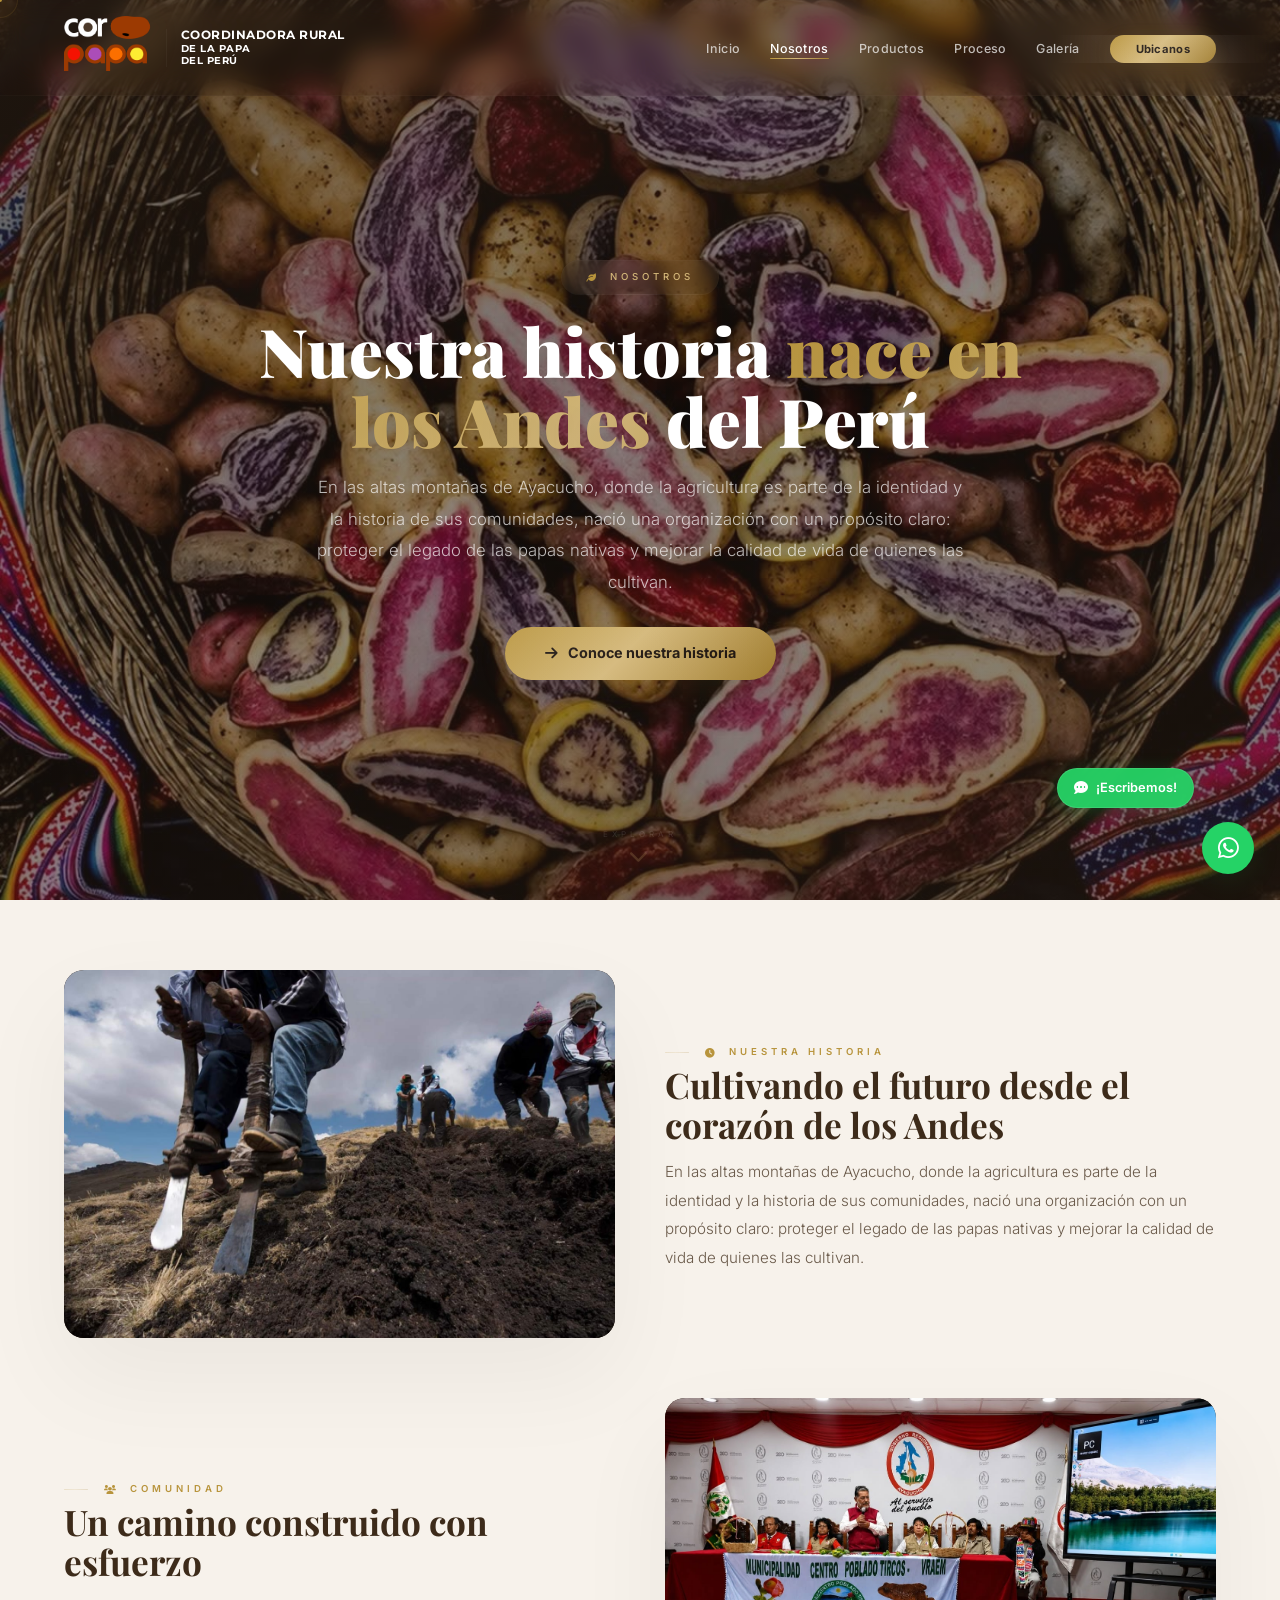
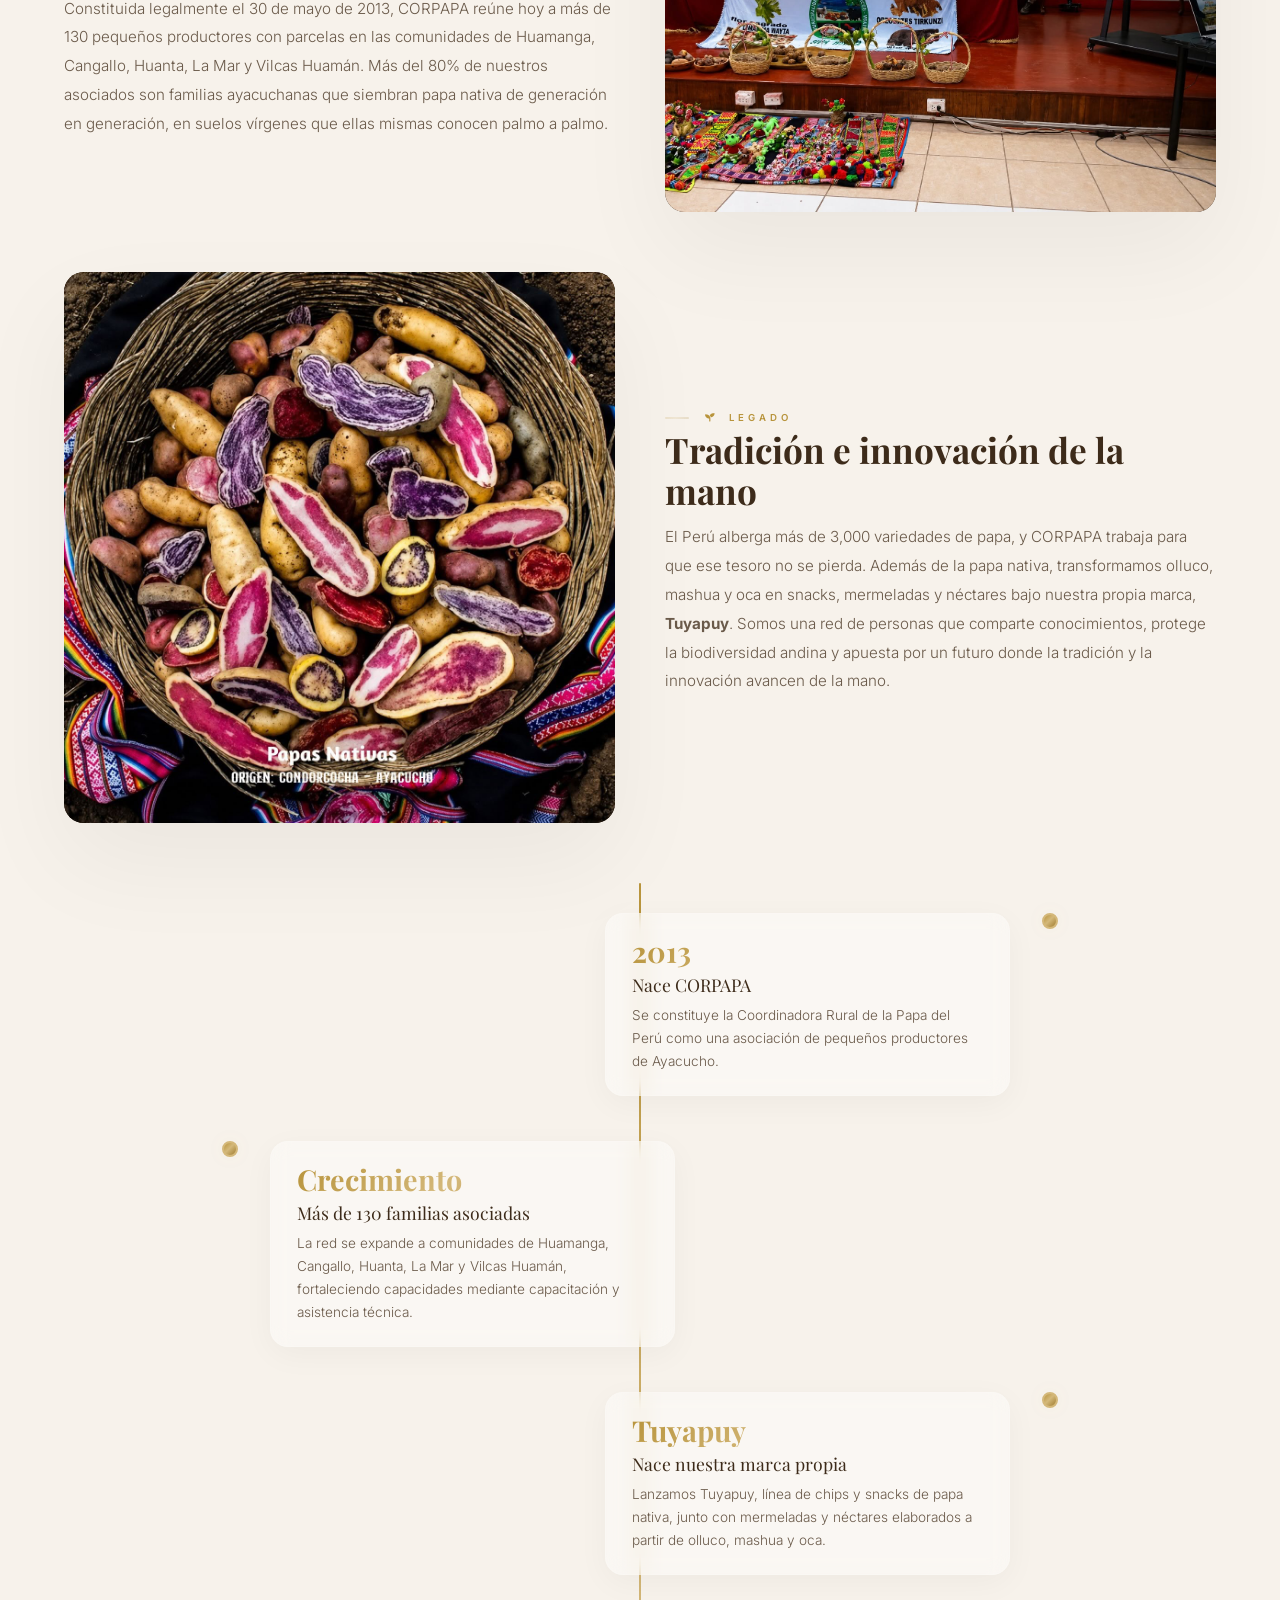
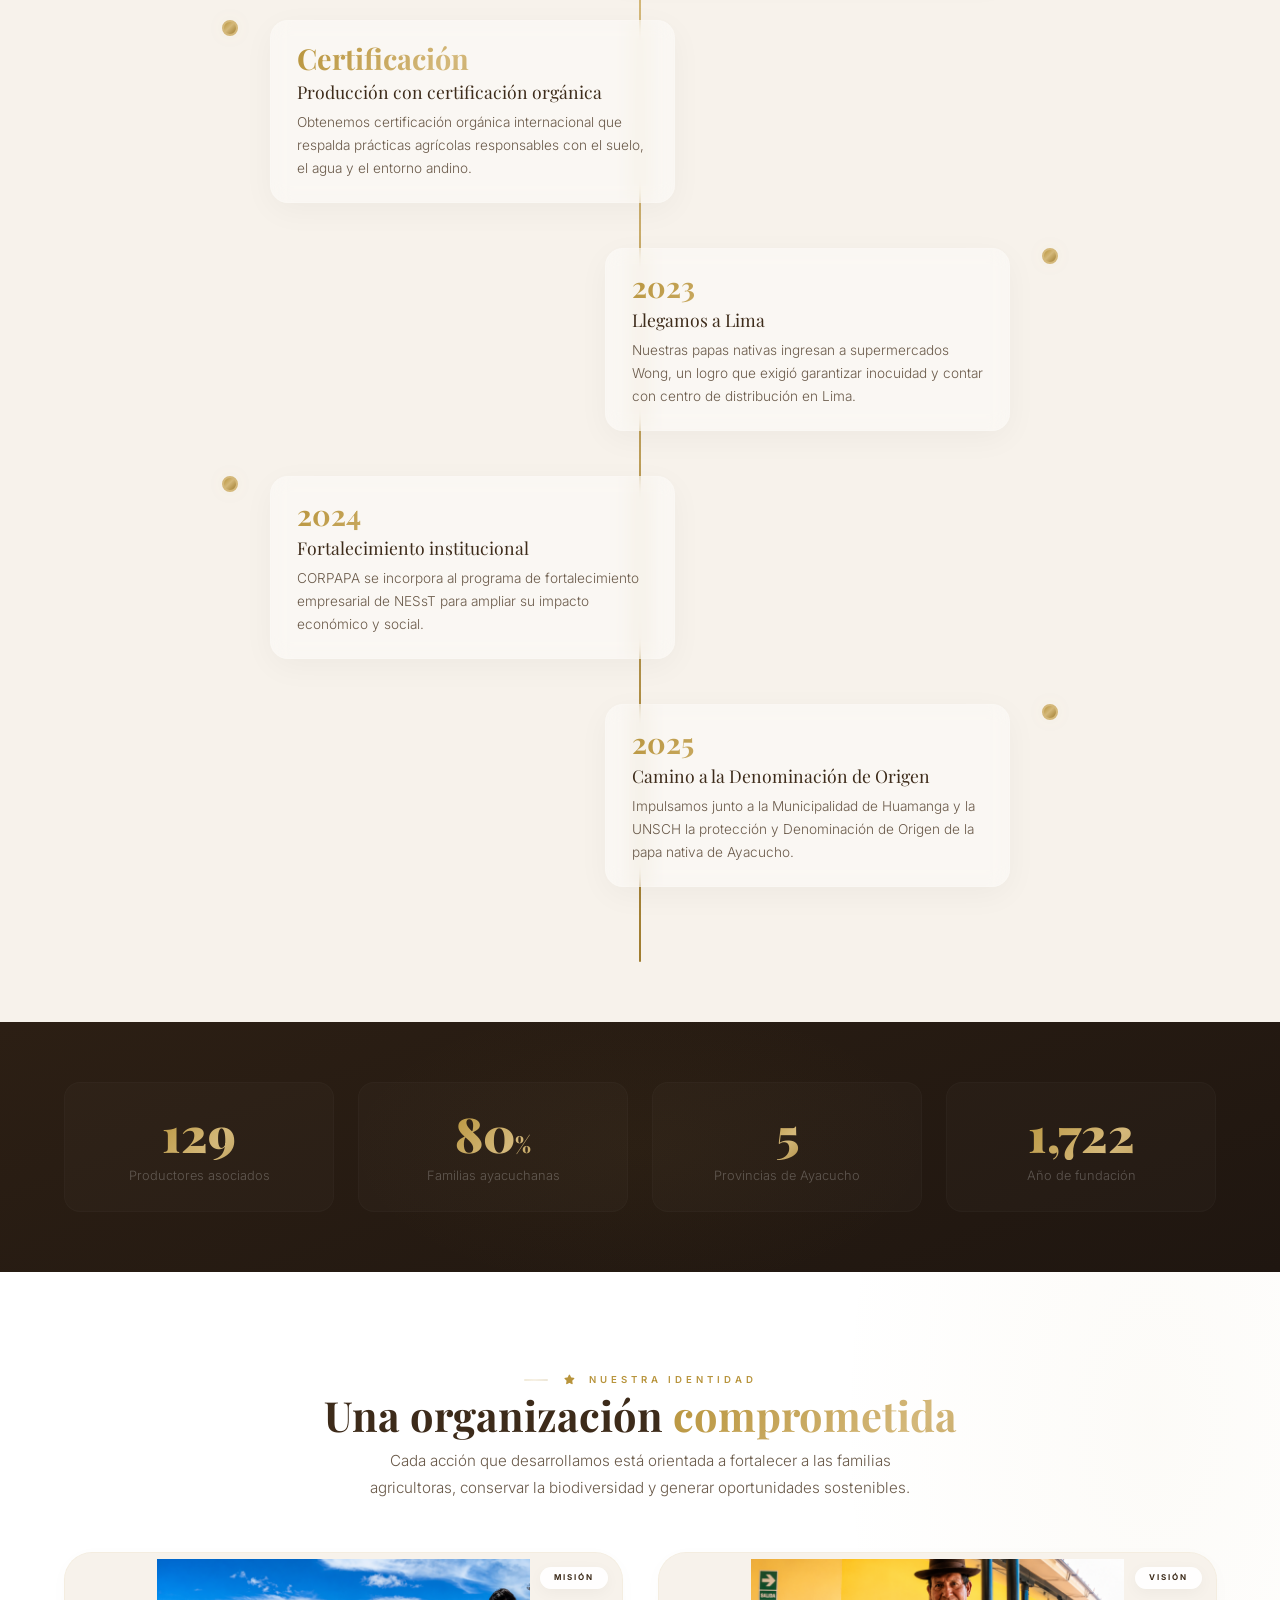
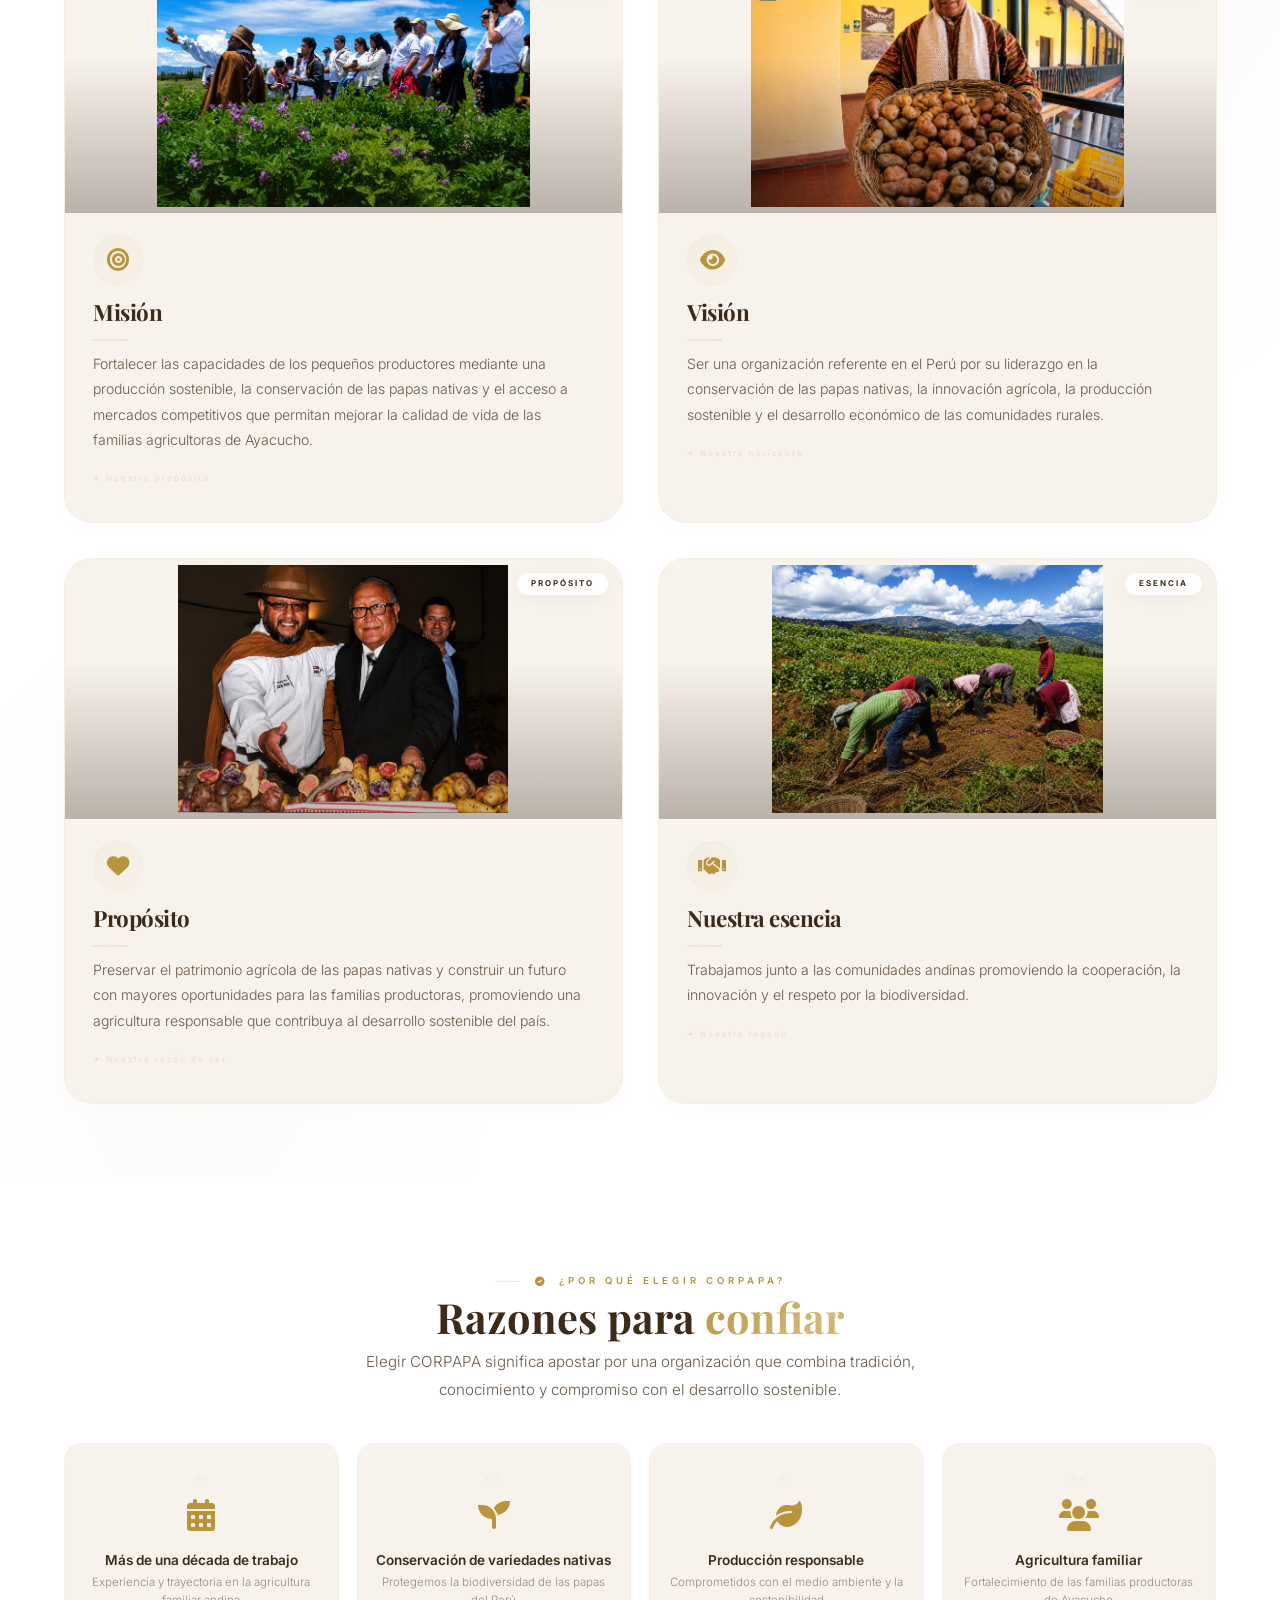
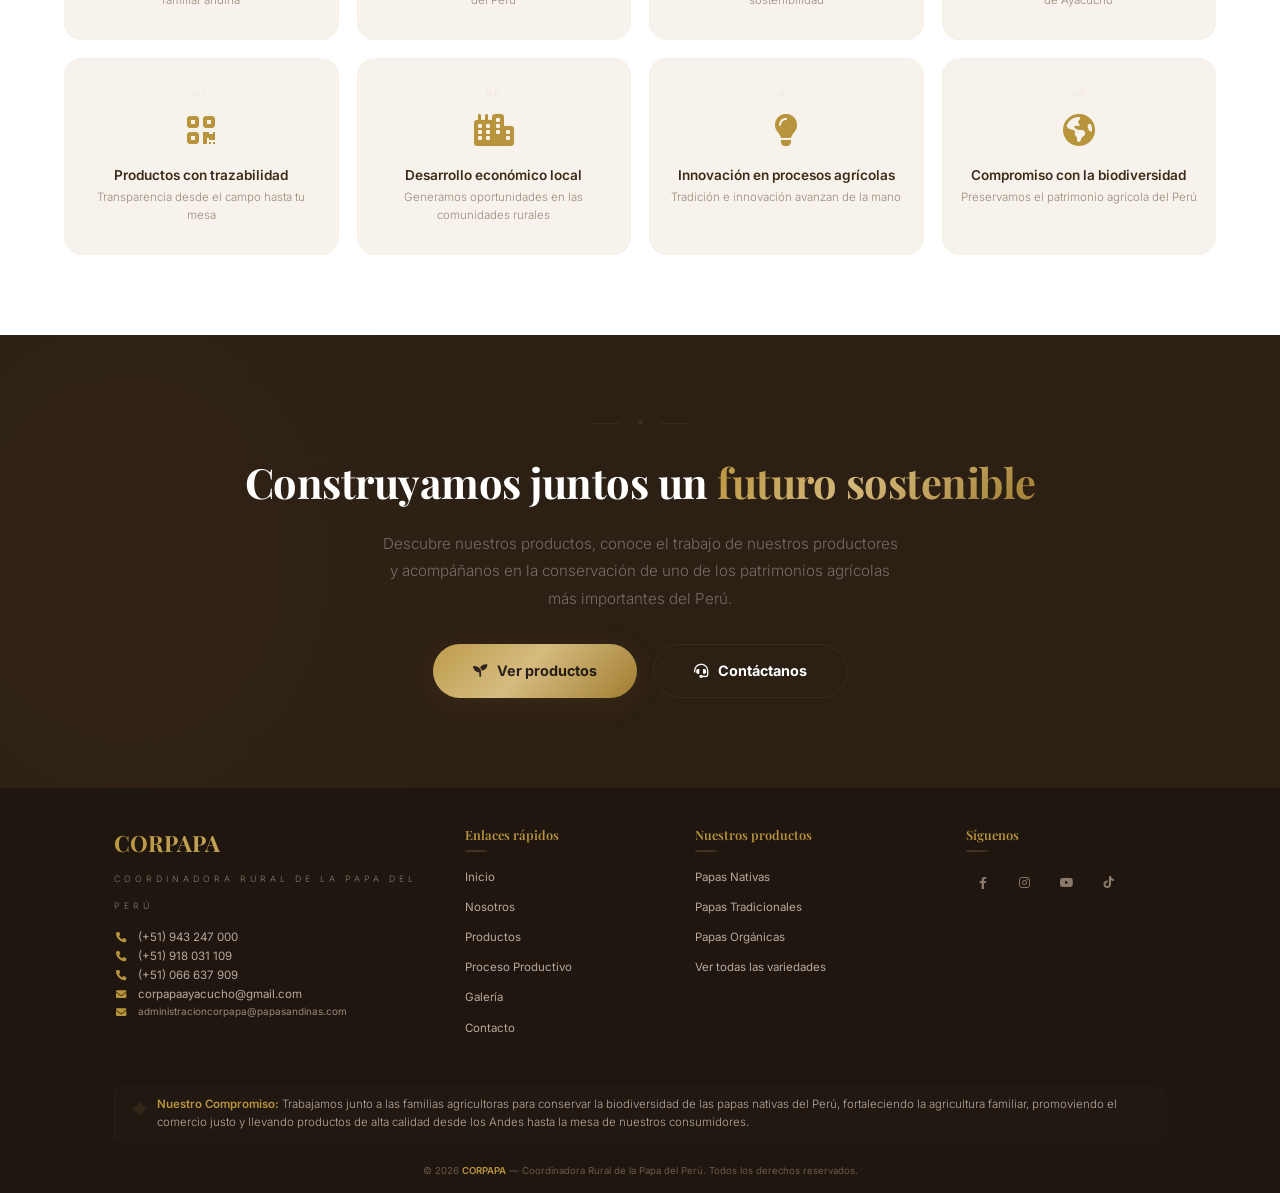
<file: nosotros.html>
<!DOCTYPE html>
<html lang="es">
<head>
    <meta charset="UTF-8" />
    <meta name="viewport" content="width=device-width, initial-scale=1.0, maximum-scale=5.0" />
    <title>Nosotros – CORPAPA | Coordinadora Rural de la Papa del Perú</title>
    <link rel="stylesheet" href="https://cdnjs.cloudflare.com/ajax/libs/font-awesome/6.0.0-beta3/css/all.min.css" />
    <link href="https://fonts.googleapis.com/css2?family=Playfair+Display:wght@400;600;700;900&family=Inter:wght@300;400;500;600;700;800&family=Montserrat:wght@700;800;900&display=swap" rel="stylesheet" />
    <style>
        /* ============================================================
           CORPAPA - NOSOTROS PREMIUM CON IMÁGENES COMPLETAS
           ============================================================ */

        * {
            margin: 0;
            padding: 0;
            box-sizing: border-box;
        }

        :root {
            --primary: #3d2b1a;
            --primary-dark: #2c1f14;
            --primary-light: #5a4030;
            --gold: #b8943c;
            --gold-light: #d4b87a;
            --gold-dark: #8a6f2a;
            --gold-pale: rgba(184, 148, 60, 0.06);
            --cream: #f7f2eb;
            --cream-dark: #ece4da;
            --white: #ffffff;
            --dark: #1f1610;
            --text: #2d221a;
            --text-light: #6a5a4a;
            --text-muted: #9a8a7a;
            --shadow: 0 8px 32px rgba(0, 0, 0, 0.04);
            --shadow-hover: 0 20px 60px rgba(0, 0, 0, 0.08);
            --shadow-premium: 0 40px 100px rgba(0, 0, 0, 0.05);
            --transition: 0.6s cubic-bezier(0.25, 0.46, 0.45, 0.94);
            --transition-bounce: 0.7s cubic-bezier(0.34, 1.56, 0.64, 1);
            --gradient-gold: linear-gradient(135deg, #b8943c 0%, #d4b87a 45%, #a07d30 100%);
            --gradient-gold-soft: linear-gradient(135deg, rgba(184, 148, 60, 0.05) 0%, rgba(212, 184, 122, 0.02) 100%);
            --gradient-dark: linear-gradient(160deg, #2c1f14 0%, #1f1610 100%);
        }

        html { scroll-behavior: smooth; }
        body {
            font-family: 'Inter', -apple-system, BlinkMacSystemFont, 'Segoe UI', system-ui, sans-serif;
            color: var(--text);
            background: var(--cream);
            line-height: 1.7;
            overflow-x: hidden;
            -webkit-font-smoothing: antialiased;
            -moz-osx-font-smoothing: grayscale;
        }
        a { text-decoration: none; color: inherit; }
        ::selection { background: var(--gold); color: var(--white); }

        .container { max-width: 1200px; margin: 0 auto; padding: 0 24px; }

        ::-webkit-scrollbar { width: 4px; }
        ::-webkit-scrollbar-track { background: var(--cream); }
        ::-webkit-scrollbar-thumb { background: var(--gold); border-radius: 10px; }

        /* ============================================================
           ANIMACIONES
           ============================================================ */
        @keyframes fadeInUp {
            from { opacity: 0; transform: translateY(40px); }
            to { opacity: 1; transform: translateY(0); }
        }
        @keyframes fadeInDown {
            from { opacity: 0; transform: translateY(-20px); }
            to { opacity: 1; transform: translateY(0); }
        }
        @keyframes fadeInBlur {
            from { opacity: 0; filter: blur(10px); transform: scale(1.02); }
            to { opacity: 1; filter: blur(0); transform: scale(1); }
        }
        @keyframes float {
            0%, 100% { transform: translateY(0px); }
            50% { transform: translateY(-12px); }
        }
        @keyframes shimmerText {
            0% { background-position: -300% center; }
            100% { background-position: 300% center; }
        }
        @keyframes slideInLeft {
            from { opacity: 0; transform: translateX(-50px); }
            to { opacity: 1; transform: translateX(0); }
        }
        @keyframes slideInRight {
            from { opacity: 0; transform: translateX(50px); }
            to { opacity: 1; transform: translateX(0); }
        }
        @keyframes scaleIn {
            from { opacity: 0; transform: scale(0.92); }
            to { opacity: 1; transform: scale(1); }
        }
        @keyframes counterBounce {
            0% { transform: scale(1); }
            50% { transform: scale(1.08); }
            100% { transform: scale(1); }
        }
        @keyframes shimmer {
            0% { background-position: -200% 0; }
            100% { background-position: 200% 0; }
        }
        @keyframes pulseGlow {
            0%, 100% { opacity: 0.08; }
            50% { opacity: 0.3; }
        }
        @keyframes pulseRing {
            0% { transform: scale(1); opacity: 0.6; }
            100% { transform: scale(1.8); opacity: 0; }
        }
        @keyframes rotateGlow {
            0% { transform: rotate(0deg); }
            100% { transform: rotate(360deg); }
        }
        @keyframes floatParticle {
            0%, 100% { transform: translateY(0) translateX(0); opacity: 0; }
            25% { opacity: 0.3; }
            50% { transform: translateY(-30px) translateX(10px); opacity: 0.6; }
            75% { opacity: 0.3; }
        }
        @keyframes sparkle {
            0%, 100% { opacity: 0; transform: scale(0.5) rotate(0deg); }
            50% { opacity: 1; transform: scale(1.2) rotate(180deg); }
        }
        @keyframes kenBurns {
            0% { transform: scale(1) translateX(0); }
            100% { transform: scale(1.06) translateX(-2%); }
        }
        @keyframes cardImageZoom {
            0% { transform: scale(1); }
            100% { transform: scale(1.08); }
        }

        /* ============================================================
           CURSOR
           ============================================================ */
        .cursor {
            position: fixed;
            width: 36px;
            height: 36px;
            border-radius: 50%;
            border: 1.5px solid rgba(184, 148, 60, 0.12);
            pointer-events: none;
            z-index: 99999;
            transition: width 0.4s ease, height 0.4s ease, border-color 0.3s ease, background 0.4s ease;
            transform: translate(-50%, -50%);
            background: rgba(184, 148, 60, 0.02);
            backdrop-filter: blur(2px);
        }
        .cursor .glow {
            position: absolute;
            top: 50%;
            left: 50%;
            transform: translate(-50%, -50%);
            width: 4px;
            height: 4px;
            border-radius: 50%;
            background: var(--gold);
            box-shadow: 0 0 25px rgba(184, 148, 60, 0.12);
            transition: all 0.3s ease;
        }
        .cursor.hover { width: 56px; height: 56px; border-color: var(--gold); background: rgba(184, 148, 60, 0.04); }
        .cursor.hover .glow { width: 8px; height: 8px; box-shadow: 0 0 40px rgba(184, 148, 60, 0.18); }
        @media (max-width: 1024px) { .cursor { display: none; } }

        /* ============================================================
           PROGRESS BAR
           ============================================================ */
        .progress-bar {
            position: fixed;
            top: 0;
            left: 0;
            height: 2.5px;
            background: var(--gradient-gold);
            z-index: 10000;
            width: 0%;
            transition: width 0.1s ease;
            box-shadow: 0 0 25px rgba(184,148,60,0.08);
        }

        /* ============================================================
           NAVBAR
           ============================================================ */
        .navbar {
            position: fixed;
            top: 0;
            left: 0;
            width: 100%;
            z-index: 1000;
            padding: 16px 0;
            transition: transform 0.5s ease, background 0.5s ease, backdrop-filter 0.5s ease, box-shadow 0.5s ease, padding 0.4s ease;
            background: rgba(44, 31, 20, 0.06);
            backdrop-filter: blur(12px) saturate(1.2);
            -webkit-backdrop-filter: blur(12px) saturate(1.2);
            transform: translateY(0);
            opacity: 0;
            animation: fadeInDown 0.8s ease 1.6s forwards;
            border-bottom: 1px solid rgba(255,255,255,0.02);
        }
        .navbar.hidden-nav { transform: translateY(-110%); opacity: 0; }
        .navbar.visible-nav { transform: translateY(0); opacity: 1; }
        .navbar.scrolled {
            background: rgba(44, 31, 20, 0.80);
            backdrop-filter: blur(20px) saturate(1.3);
            -webkit-backdrop-filter: blur(20px) saturate(1.3);
            padding: 10px 0;
            box-shadow: 0 4px 40px rgba(0, 0, 0, 0.05);
            border-bottom: 1px solid rgba(255,255,255,0.02);
        }
        .navbar .container { display: flex; justify-content: space-between; align-items: center; }
        .nav-brand-wrapper { display: flex; align-items: center; gap: 14px; }
        .nav-logo img {
            height: 55px;
            width: auto;
            filter: drop-shadow(0 0 25px rgba(184, 148, 60, 0.03));
            transition: var(--transition-bounce);
        }
        .nav-logo img:hover { transform: scale(1.04) rotate(-1deg); filter: drop-shadow(0 0 40px rgba(184, 148, 60, 0.08)); }
        .nav-divider { width: 1px; height: 38px; background: rgba(255,255,255,0.04); flex-shrink: 0; }
        .nav-title {
            font-family: 'Montserrat', 'Inter', sans-serif;
            font-weight: 700;
            color: #ffffff;
            font-size: 0.55rem;
            letter-spacing: 0.5px;
            text-transform: uppercase;
            line-height: 1.2;
            display: flex;
            flex-direction: column;
            background: linear-gradient(120deg, #ffffff 0%, #ffffff 35%, #f0e6c0 45%, #ffffff 55%, #ffffff 100%);
            background-size: 300% 100%;
            -webkit-background-clip: text;
            -webkit-text-fill-color: transparent;
            background-clip: text;
            animation: shimmerText 5s ease-in-out infinite;
        }
        .nav-title .line1 { font-size: 0.75rem; }
        .nav-title .line2 { font-size: 0.65rem; }
        .nav-title .line3 { font-size: 0.6rem; }

        .nav-links {
            display: flex;
            list-style: none;
            gap: 30px;
            align-items: center;
        }
        .nav-links a {
            color: rgba(255, 255, 255, 0.7);
            font-weight: 500;
            font-size: 0.78rem;
            transition: all 0.4s ease;
            position: relative;
            letter-spacing: 0.3px;
        }
        .nav-links a::after {
            content: '';
            position: absolute;
            bottom: -3px;
            left: 0;
            width: 0;
            height: 1.5px;
            background: var(--gradient-gold);
            transition: width 0.4s ease;
            border-radius: 2px;
        }
        .nav-links a:hover { color: var(--white); }
        .nav-links a:hover::after { width: 100%; }
        .nav-links a.active { color: var(--white); }
        .nav-links a.active::after { width: 100%; }
        .nav-links .btn-contact {
            background: var(--gradient-gold);
            color: var(--dark);
            padding: 7px 26px;
            border-radius: 50px;
            font-weight: 700;
            font-size: 0.7rem;
            transition: var(--transition-bounce);
            box-shadow: 0 4px 20px rgba(184, 148, 60, 0.08);
            position: relative;
            overflow: hidden;
        }
        .nav-links .btn-contact::before {
            content: '';
            position: absolute;
            top: 0;
            left: -50%;
            width: 200%;
            height: 100%;
            background: linear-gradient(90deg, transparent, rgba(255,255,255,0.1), transparent);
            animation: shimmer 5s infinite;
        }
        .nav-links .btn-contact:hover { transform: scale(1.04) translateY(-2px); box-shadow: 0 8px 30px rgba(184, 148, 60, 0.12); }
        .nav-links .btn-contact::after { display: none; }

        .hamburger {
            display: none;
            flex-direction: column;
            gap: 4px;
            cursor: pointer;
            z-index: 1001;
            padding: 4px;
        }
        .hamburger span { width: 24px; height: 2px; background: var(--white); border-radius: 4px; transition: var(--transition); }
        .hamburger.active span:nth-child(1) { transform: rotate(45deg) translate(5px, 5px); }
        .hamburger.active span:nth-child(2) { opacity: 0; transform: scaleX(0); }
        .hamburger.active span:nth-child(3) { transform: rotate(-45deg) translate(5px, -5px); }

        /* ============================================================
           SECCIONES COMUNES
           ============================================================ */
        .section-badge {
            display: inline-flex;
            align-items: center;
            gap: 10px;
            color: var(--gold);
            font-weight: 600;
            font-size: 0.6rem;
            letter-spacing: 4px;
            text-transform: uppercase;
            margin-bottom: 4px;
        }
        .section-badge::before {
            content: '';
            width: 24px;
            height: 1.5px;
            background: var(--gradient-gold);
            opacity: 0.2;
            margin-right: 6px;
            border-radius: 2px;
        }
        .section-title {
            font-family: 'Playfair Display', serif;
            font-size: 2.6rem;
            font-weight: 700;
            color: var(--primary);
            margin-bottom: 8px;
            line-height: 1.12;
        }
        .section-title .highlight {
            background: var(--gradient-gold);
            -webkit-background-clip: text;
            -webkit-text-fill-color: transparent;
            background-clip: text;
            background-size: 200% auto;
            animation: shimmerText 4s ease-in-out infinite;
        }
        .section-subtitle {
            font-size: 0.95rem;
            color: var(--text-light);
            max-width: 580px;
            line-height: 1.8;
            font-weight: 300;
        }
        .text-center { text-align: center; }
        .text-center .section-subtitle { margin-left: auto; margin-right: auto; }

        .fade-up {
            opacity: 0;
            transform: translateY(40px);
            transition: opacity 0.9s ease, transform 0.9s ease;
        }
        .fade-up.visible { opacity: 1; transform: translateY(0); }
        .slide-left {
            opacity: 0;
            transform: translateX(-50px);
            transition: opacity 0.9s ease, transform 0.9s ease;
        }
        .slide-left.visible { opacity: 1; transform: translateX(0); }
        .slide-right {
            opacity: 0;
            transform: translateX(50px);
            transition: opacity 0.9s ease, transform 0.9s ease;
        }
        .slide-right.visible { opacity: 1; transform: translateX(0); }

        /* ============================================================
           BOTONES
           ============================================================ */
        .btn-primary {
            display: inline-flex;
            align-items: center;
            gap: 10px;
            background: var(--gradient-gold);
            color: var(--dark);
            padding: 14px 40px;
            border-radius: 60px;
            font-weight: 700;
            font-size: 0.9rem;
            transition: all 0.5s cubic-bezier(0.34, 1.56, 0.64, 1);
            border: none;
            cursor: pointer;
            box-shadow: 0 6px 30px rgba(184, 148, 60, 0.1);
            position: relative;
            overflow: hidden;
        }
        .btn-primary::after {
            content: '';
            position: absolute;
            top: 0;
            left: -100%;
            width: 200%;
            height: 100%;
            background: linear-gradient(90deg, transparent, rgba(255,255,255,0.08), transparent);
            animation: shimmer 5s infinite;
        }
        .btn-primary:hover { transform: translateY(-4px) scale(1.02); box-shadow: 0 12px 45px rgba(184, 148, 60, 0.15); }

        .btn-cta-outline {
            display: inline-flex;
            align-items: center;
            gap: 10px;
            background: transparent;
            color: var(--white);
            padding: 14px 40px;
            border-radius: 60px;
            font-weight: 700;
            font-size: 0.9rem;
            transition: all 0.5s cubic-bezier(0.34, 1.56, 0.64, 1);
            border: 1px solid rgba(255,255,255,0.06);
            cursor: pointer;
        }
        .btn-cta-outline:hover {
            background: rgba(255,255,255,0.03);
            transform: translateY(-4px);
            border-color: rgba(255,255,255,0.12);
            color: var(--gold-light);
        }

        /* ============================================================
           HERO
           ============================================================ */
        .about-hero {
            min-height: 100vh;
            display: flex;
            align-items: center;
            justify-content: center;
            position: relative;
            color: var(--white);
            overflow: hidden;
            padding: 120px 0 80px;
        }
        .about-hero .hero-bg {
            position: absolute;
            inset: 0;
            background-size: cover;
            background-position: center;
            background-image: url('imagenes/portada.png');
            animation: kenBurns 25s ease-in-out infinite alternate;
            z-index: 0;
        }
        .about-hero .hero-overlay {
            position: absolute;
            inset: 0;
            background: linear-gradient(160deg, rgba(44,31,20,0.7) 0%, rgba(30,22,16,0.5) 50%, rgba(44,31,20,0.6) 100%);
            z-index: 1;
        }
        .about-hero .hero-content {
            position: relative;
            z-index: 2;
            text-align: center;
            max-width: 850px;
            padding: 40px 0;
        }
        .about-hero .hero-badge {
            display: inline-flex;
            align-items: center;
            gap: 10px;
            background: rgba(255,255,255,0.03);
            backdrop-filter: blur(10px);
            padding: 8px 24px;
            border-radius: 60px;
            font-size: 0.6rem;
            letter-spacing: 4px;
            color: var(--gold-light);
            border: 1px solid rgba(255,255,255,0.02);
            margin-bottom: 20px;
            text-transform: uppercase;
            font-weight: 500;
            opacity: 0;
            animation: fadeInUp 1s ease 0.8s forwards;
        }
        .about-hero .hero-badge i { animation: float 3s ease-in-out infinite; color: var(--gold); }
        .about-hero h1 {
            font-family: 'Playfair Display', serif;
            font-size: 4.2rem;
            font-weight: 900;
            line-height: 1.05;
            margin-bottom: 16px;
            text-shadow: 0 4px 50px rgba(0,0,0,0.12);
            opacity: 0;
            animation: fadeInUp 1s ease 1.1s forwards;
        }
        .about-hero h1 span {
            background: var(--gradient-gold);
            -webkit-background-clip: text;
            -webkit-text-fill-color: transparent;
            background-clip: text;
            background-size: 200% auto;
            animation: shimmerText 4s ease-in-out infinite;
        }
        .about-hero .hero-desc {
            font-size: 1.05rem;
            color: rgba(255,255,255,0.7);
            max-width: 650px;
            margin: 0 auto 28px;
            line-height: 1.9;
            font-weight: 300;
            opacity: 0;
            animation: fadeInUp 1s ease 1.4s forwards;
        }
        .about-hero .hero-btn { opacity: 0; animation: fadeInUp 1s ease 1.7s forwards; }
        .about-hero .hero-scroll {
            position: absolute;
            bottom: 35px;
            left: 50%;
            transform: translateX(-50%);
            z-index: 3;
            display: flex;
            flex-direction: column;
            align-items: center;
            gap: 4px;
            color: rgba(255,255,255,0.12);
            font-size: 0.5rem;
            letter-spacing: 4px;
            text-transform: uppercase;
            animation: float 3s ease-in-out infinite;
        }
        .about-hero .hero-scroll i { font-size: 1.2rem; color: var(--gold-light); opacity: 0.2; }

        /* ============================================================
           HISTORIA
           ============================================================ */
        .about-history {
            padding: 70px 0 60px;
            background: var(--cream);
            position: relative;
        }
        .history-block {
            display: grid;
            grid-template-columns: 1fr 1fr;
            gap: 50px;
            align-items: center;
            margin-bottom: 60px;
        }
        .history-block.reverse { direction: rtl; }
        .history-block.reverse > * { direction: ltr; }
        .history-block .history-image {
            border-radius: 20px;
            overflow: hidden;
            box-shadow: var(--shadow-premium);
            min-height: 300px;
            background: var(--primary-dark);
            transition: all 0.8s ease;
        }
        .history-block .history-image:hover { transform: scale(1.01); box-shadow: var(--shadow-hover); }
        .history-block .history-image img {
            width: 100%;
            height: 100%;
            object-fit: cover;
            display: block;
        }
        .history-block .history-text h2 {
            font-family: 'Playfair Display', serif;
            font-size: 2.2rem;
            color: var(--primary);
            margin-bottom: 12px;
            line-height: 1.15;
        }
        .history-block .history-text p {
            color: var(--text-light);
            line-height: 1.9;
            font-weight: 300;
            font-size: 0.95rem;
        }

        /* ============================================================
           LÍNEA DE TIEMPO
           ============================================================ */
        .timeline-wrapper {
            position: relative;
            max-width: 900px;
            margin: 0 auto;
            padding: 30px 0;
        }
        .timeline-line {
            position: absolute;
            top: 0;
            bottom: 0;
            left: 50%;
            width: 2px;
            background: rgba(184,148,60,0.05);
            transform: translateX(-50%);
            z-index: 0;
        }
        .timeline-line .fill {
            position: absolute;
            top: 0;
            left: 0;
            width: 100%;
            height: 0%;
            background: var(--gradient-gold);
            transition: height 1.8s ease;
            border-radius: 2px;
        }
        .timeline-item {
            display: flex;
            align-items: flex-start;
            margin-bottom: 45px;
            position: relative;
            z-index: 1;
            opacity: 0;
            transform: translateY(25px);
            transition: all 0.9s cubic-bezier(0.34, 1.56, 0.64, 1);
        }
        .timeline-item.visible { opacity: 1; transform: translateY(0); }
        .timeline-item:nth-child(odd) { flex-direction: row; }
        .timeline-item:nth-child(even) { flex-direction: row-reverse; }
        .timeline-item .tl-dot {
            width: 16px;
            height: 16px;
            border-radius: 50%;
            background: var(--gradient-gold);
            border: 2px solid var(--gold-light);
            flex-shrink: 0;
            margin: 0 32px;
            position: relative;
            z-index: 2;
            box-shadow: 0 0 25px rgba(184,148,60,0.06);
            transition: all 0.5s ease;
        }
        .timeline-item:hover .tl-dot { transform: scale(1.12); }
        .timeline-item .tl-content {
            flex: 1;
            background: rgba(255,255,255,0.4);
            backdrop-filter: blur(10px);
            border-radius: 18px;
            padding: 22px 26px;
            box-shadow: var(--shadow);
            border: 1px solid rgba(255,255,255,0.1);
            transition: all 0.5s ease;
            max-width: 45%;
        }
        .timeline-item:hover .tl-content {
            transform: translateY(-4px);
            box-shadow: var(--shadow-hover);
            background: rgba(255,255,255,0.6);
        }
        .timeline-item .tl-content .tl-year {
            font-family: 'Playfair Display', serif;
            font-size: 1.8rem;
            font-weight: 700;
            background: var(--gradient-gold);
            -webkit-background-clip: text;
            -webkit-text-fill-color: transparent;
            background-clip: text;
            line-height: 1.1;
        }
        .timeline-item .tl-content .tl-title {
            font-family: 'Playfair Display', serif;
            font-size: 1.1rem;
            color: var(--primary);
            margin: 2px 0 4px;
        }
        .timeline-item .tl-content .tl-desc {
            color: var(--text-light);
            font-size: 0.85rem;
            font-weight: 300;
            line-height: 1.7;
        }

        /* ============================================================
           MISIÓN Y VISIÓN - REDISEÑADO CON NÚMEROS GRANDES
           ============================================================ */
        .about-mission-vision {
            padding: 90px 0 80px;
            background: var(--white);
            position: relative;
            overflow: hidden;
        }
        .about-mission-vision::before {
            content: '';
            position: absolute;
            top: -30%;
            right: -15%;
            width: 50%;
            height: 80%;
            background: radial-gradient(ellipse, rgba(184,148,60,0.04) 0%, transparent 70%);
            pointer-events: none;
        }
        .about-mission-vision::after {
            content: '';
            position: absolute;
            bottom: -20%;
            left: -10%;
            width: 50%;
            height: 60%;
            background: radial-gradient(ellipse, rgba(184,148,60,0.03) 0%, transparent 70%);
            pointer-events: none;
        }

        .about-mission-vision .mv-grid {
            display: grid;
            grid-template-columns: 1fr 1fr;
            gap: 35px;
            margin-top: 50px;
            position: relative;
            z-index: 1;
        }

        .about-mission-vision .mv-card {
            padding: 0;
            border-radius: 28px;
            background: var(--cream);
            border: 1px solid rgba(184, 148, 60, 0.06);
            transition: all 0.7s cubic-bezier(0.34, 1.56, 0.64, 1);
            position: relative;
            opacity: 0;
            transform: perspective(800px) rotateY(15deg) translateY(40px);
            overflow: hidden;
            box-shadow: 0 4px 20px rgba(0,0,0,0.02);
            cursor: pointer;
        }
        .about-mission-vision .mv-card.visible {
            opacity: 1;
            transform: perspective(800px) rotateY(0deg) translateY(0);
        }
        .about-mission-vision .mv-card:hover {
            transform: translateY(-12px) scale(1.01);
            box-shadow: 0 30px 80px rgba(0, 0, 0, 0.08);
            border-color: rgba(184, 148, 60, 0.08);
        }

        /* ---- NÚMEROS GRANDES ---- */
        .about-mission-vision .mv-card .mv-number {
            position: absolute;
            top: 12px;
            right: 18px;
            font-family: 'Playfair Display', serif;
            font-size: 3.2rem;
            font-weight: 900;
            color: var(--gold);
            opacity: 0.04;
            line-height: 1;
            z-index: 0;
            pointer-events: none;
            letter-spacing: -1px;
            transition: all 0.5s ease;
        }

        .about-mission-vision .mv-card:hover .mv-number {
            opacity: 0.08;
            transform: scale(1.05);
        }

        /* ---- IMAGEN COMPLETA ---- */
        .about-mission-vision .mv-card .mv-image {
            width: 100%;
            height: auto;
            min-height: 180px;
            max-height: 260px;
            overflow: hidden;
            position: relative;
            background: var(--cream);
            display: flex;
            align-items: center;
            justify-content: center;
        }

        .about-mission-vision .mv-card .mv-image img {
            width: 100%;
            height: auto;
            max-height: 260px;
            object-fit: contain;
            transition: all 0.8s cubic-bezier(0.34, 1.56, 0.64, 1);
            display: block;
            padding: 6px;
            background: var(--cream);
        }

        .about-mission-vision .mv-card:hover .mv-image img {
            transform: scale(1.05);
        }

        .about-mission-vision .mv-card .mv-image .image-overlay {
            position: absolute;
            inset: 0;
            background: linear-gradient(to bottom, transparent 40%, rgba(44,31,20,0.3) 100%);
            pointer-events: none;
            z-index: 1;
        }

        .about-mission-vision .mv-card .mv-image .mv-badge {
            position: absolute;
            top: 14px;
            right: 14px;
            background: rgba(255,255,255,0.92);
            backdrop-filter: blur(10px);
            padding: 4px 14px;
            border-radius: 50px;
            font-size: 0.5rem;
            font-weight: 700;
            color: var(--primary);
            letter-spacing: 2px;
            text-transform: uppercase;
            box-shadow: 0 4px 15px rgba(0,0,0,0.04);
            z-index: 2;
        }

        /* ---- CONTENIDO ---- */
        .about-mission-vision .mv-card .mv-content {
            padding: 22px 28px 32px;
            position: relative;
        }

        .about-mission-vision .mv-card .mv-icon-wrap {
            width: 50px;
            height: 50px;
            border-radius: 50%;
            background: var(--gradient-gold-soft);
            display: flex;
            align-items: center;
            justify-content: center;
            margin-bottom: 6px;
            border: 1px solid rgba(184,148,60,0.04);
            transition: all 0.7s cubic-bezier(0.34, 1.56, 0.64, 1);
        }

        .about-mission-vision .mv-card .mv-icon-wrap i {
            font-size: 1.4rem;
            color: var(--gold);
            transition: all 0.7s cubic-bezier(0.34, 1.56, 0.64, 1);
        }

        .about-mission-vision .mv-card:hover .mv-icon-wrap {
            background: var(--gradient-gold);
            transform: scale(1.05) rotate(-4deg);
        }

        .about-mission-vision .mv-card:hover .mv-icon-wrap i {
            color: var(--white);
        }

        .about-mission-vision .mv-card h3 {
            font-family: 'Playfair Display', serif;
            font-size: 1.4rem;
            color: var(--primary);
            margin: 2px 0 0px;
            letter-spacing: -0.5px;
            position: relative;
            display: inline-block;
        }

        .about-mission-vision .mv-card h3::after {
            content: '';
            position: absolute;
            bottom: -4px;
            left: 0;
            width: 0%;
            height: 2px;
            background: var(--gradient-gold);
            transition: width 0.6s cubic-bezier(0.34, 1.56, 0.64, 1);
            border-radius: 2px;
        }

        .about-mission-vision .mv-card:hover h3::after {
            width: 100%;
        }

        .about-mission-vision .mv-card .mv-divider {
            width: 35px;
            height: 2px;
            background: var(--gradient-gold);
            margin: 8px 0 10px;
            opacity: 0.15;
            border-radius: 2px;
            transition: all 0.5s ease;
        }

        .about-mission-vision .mv-card:hover .mv-divider {
            width: 55px;
            opacity: 0.3;
        }

        .about-mission-vision .mv-card p {
            color: var(--text-light);
            font-size: 0.88rem;
            font-weight: 300;
            line-height: 1.8;
            margin-bottom: 10px;
        }

        .about-mission-vision .mv-card:hover p {
            color: var(--text);
        }

        .about-mission-vision .mv-card .mv-tag {
            display: inline-block;
            font-size: 0.5rem;
            font-weight: 500;
            color: var(--gold);
            opacity: 0.2;
            letter-spacing: 2px;
            transition: all 0.5s ease;
            padding: 4px 0;
        }

        .about-mission-vision .mv-card:hover .mv-tag {
            opacity: 0.6;
        }

        /* ---- EFECTOS DECORATIVOS ---- */
        .about-mission-vision .mv-card .shine-effect {
            position: absolute;
            top: -50%;
            left: -50%;
            width: 200%;
            height: 200%;
            background: radial-gradient(ellipse at 30% 50%, rgba(184,148,60,0.03) 0%, transparent 60%);
            pointer-events: none;
            opacity: 0;
            transition: opacity 0.8s ease;
            transform: rotate(25deg);
            z-index: 2;
        }
        .about-mission-vision .mv-card:hover .shine-effect {
            opacity: 1;
        }

        .about-mission-vision .mv-card .sparkle {
            position: absolute;
            width: 4px;
            height: 4px;
            background: var(--gold);
            border-radius: 50%;
            opacity: 0;
            pointer-events: none;
            z-index: 3;
        }
        .about-mission-vision .mv-card .sparkle:nth-child(1) { top: 12%; right: 10%; animation: sparkle 4s ease-in-out infinite 0.3s; }
        .about-mission-vision .mv-card .sparkle:nth-child(2) { bottom: 18%; left: 8%; animation: sparkle 4s ease-in-out infinite 1.2s; }
        .about-mission-vision .mv-card .sparkle:nth-child(3) { top: 40%; right: 6%; animation: sparkle 4s ease-in-out infinite 2.2s; }
        .about-mission-vision .mv-card .sparkle:nth-child(4) { bottom: 30%; right: 18%; animation: sparkle 4s ease-in-out infinite 0.7s; }

        /* ============================================================
           NUESTRO TRABAJO
           ============================================================ */
        .about-work {
            padding: 80px 0;
            background: var(--cream);
            position: relative;
        }
        .about-work .work-grid {
            display: grid;
            grid-template-columns: repeat(3, 1fr);
            gap: 24px;
            margin-top: 40px;
        }
        .about-work .work-card {
            padding: 28px 24px 32px;
            border-radius: 20px;
            background: var(--white);
            box-shadow: var(--shadow);
            border: 1px solid rgba(0,0,0,0.02);
            transition: all 0.6s cubic-bezier(0.34, 1.56, 0.64, 1);
            position: relative;
            opacity: 0;
            transform: translateY(25px);
            text-align: center;
        }
        .about-work .work-card.visible {
            opacity: 1;
            transform: translateY(0);
        }
        .about-work .work-card:hover {
            transform: translateY(-6px);
            box-shadow: var(--shadow-hover);
            border-color: rgba(184, 148, 60, 0.04);
        }
        .about-work .work-card .work-icon-wrap {
            width: 56px;
            height: 56px;
            border-radius: 50%;
            background: var(--gradient-gold-soft);
            display: flex;
            align-items: center;
            justify-content: center;
            margin: 0 auto 10px;
        }
        .about-work .work-card .work-icon-wrap .work-icon {
            font-size: 1.4rem;
            color: var(--gold);
        }
        .about-work .work-card .work-number {
            font-family: 'Playfair Display', serif;
            font-size: 0.6rem;
            font-weight: 700;
            color: var(--gold);
            opacity: 0.12;
            letter-spacing: 2px;
        }
        .about-work .work-card h4 {
            font-family: 'Playfair Display', serif;
            font-size: 1rem;
            color: var(--primary);
            margin: 4px 0 2px;
        }
        .about-work .work-card p {
            color: var(--text-light);
            font-size: 0.8rem;
            font-weight: 300;
            line-height: 1.6;
        }

        /* ============================================================
           RAZONES PARA CONFIAR
           ============================================================ */
        .about-why {
            padding: 80px 0;
            background: var(--white);
            position: relative;
        }
        .about-why .why-grid {
            display: grid;
            grid-template-columns: repeat(4, 1fr);
            gap: 18px;
            margin-top: 40px;
        }
        .about-why .why-item {
            padding: 26px 18px 30px;
            border-radius: 18px;
            background: var(--cream);
            text-align: center;
            transition: all 0.6s cubic-bezier(0.34, 1.56, 0.64, 1);
            border: 1px solid rgba(184, 148, 60, 0.02);
            opacity: 0;
            transform: translateY(20px);
            position: relative;
        }
        .about-why .why-item.visible {
            opacity: 1;
            transform: translateY(0);
        }
        .about-why .why-item:hover {
            background: var(--white);
            border-color: rgba(184, 148, 60, 0.04);
            box-shadow: var(--shadow-hover);
            transform: translateY(-4px);
        }
        .about-why .why-item .why-number {
            font-family: 'Playfair Display', serif;
            font-size: 0.55rem;
            font-weight: 700;
            color: var(--gold);
            opacity: 0.08;
            letter-spacing: 2px;
        }
        .about-why .why-item .why-icon {
            font-size: 2rem;
            color: var(--gold);
            margin: 4px 0;
            display: inline-block;
        }
        .about-why .why-item h4 {
            font-family: 'Inter', sans-serif;
            font-size: 0.85rem;
            font-weight: 600;
            color: var(--primary);
            margin-top: 2px;
        }
        .about-why .why-item .why-desc {
            color: var(--text-muted);
            font-size: 0.72rem;
            font-weight: 300;
            line-height: 1.5;
            margin-top: 2px;
        }

        /* ============================================================
           CONTADORES
           ============================================================ */
        .about-stats {
            padding: 60px 0;
            background: var(--gradient-dark);
            color: var(--white);
            position: relative;
            overflow: hidden;
        }
        .about-stats .stats-glow {
            position: absolute;
            top: 50%;
            left: 50%;
            width: 600px;
            height: 300px;
            background: radial-gradient(ellipse, rgba(184,148,60,0.5) 0%, transparent 70%);
            transform: translate(-50%, -50%);
            opacity: 0.08;
            animation: pulseGlow 4s ease-in-out infinite;
            pointer-events: none;
            z-index: 0;
        }
        .about-stats .container { position: relative; z-index: 1; }
        .about-stats .stats-grid {
            display: grid;
            grid-template-columns: repeat(4, 1fr);
            gap: 24px;
            text-align: center;
        }
        .about-stats .stat-item {
            padding: 24px 16px;
            border-radius: 16px;
            background: rgba(255,255,255,0.02);
            border: 1px solid rgba(255,255,255,0.02);
            transition: all 0.6s ease;
            opacity: 0;
            transform: translateY(20px);
        }
        .about-stats .stat-item.visible {
            opacity: 1;
            transform: translateY(0);
        }
        .about-stats .stat-item:hover {
            background: rgba(255,255,255,0.03);
            border-color: rgba(184,148,60,0.03);
            transform: translateY(-4px);
        }
        .about-stats .stat-item .stat-number {
            font-family: 'Playfair Display', serif;
            font-size: 3rem;
            font-weight: 900;
            background: var(--gradient-gold);
            -webkit-background-clip: text;
            -webkit-text-fill-color: transparent;
            background-clip: text;
            display: inline-block;
            background-size: 200% auto;
            animation: shimmerText 4s ease-in-out infinite;
            line-height: 1.1;
        }
        .about-stats .stat-item .stat-number .percent { font-size: 1.4rem; }
        .about-stats .stat-item .stat-number.bounce { animation: counterBounce 0.3s ease; }
        .about-stats .stat-item .stat-label {
            font-size: 0.8rem;
            color: rgba(255,255,255,0.25);
            margin-top: 4px;
            font-weight: 300;
        }

        /* ============================================================
           CTA REDISEÑADO - MÁS LIMPIO Y BONITO
           ============================================================ */
        .about-cta {
            padding: 80px 0 90px;
            background: var(--primary-dark);
            color: var(--white);
            text-align: center;
            position: relative;
            overflow: hidden;
        }

        .about-cta::before {
            content: '';
            position: absolute;
            top: -50%;
            left: -20%;
            width: 60%;
            height: 200%;
            background: radial-gradient(ellipse, rgba(184,148,60,0.03) 0%, transparent 70%);
            pointer-events: none;
        }

        .about-cta .cta-decoration {
            display: flex;
            align-items: center;
            justify-content: center;
            gap: 16px;
            margin-bottom: 16px;
        }

        .about-cta .cta-line {
            width: 30px;
            height: 1px;
            background: rgba(255,255,255,0.05);
        }

        .about-cta .cta-dot {
            color: var(--gold-light);
            font-size: 0.6rem;
            opacity: 0.15;
        }

        .about-cta h2 {
            font-family: 'Playfair Display', serif;
            font-size: 2.6rem;
            font-weight: 700;
            margin-bottom: 12px;
            letter-spacing: -0.5px;
        }

        .about-cta h2 span {
            background: var(--gradient-gold);
            -webkit-background-clip: text;
            -webkit-text-fill-color: transparent;
            background-clip: text;
        }

        .about-cta p {
            color: rgba(255,255,255,0.35);
            font-size: 0.95rem;
            max-width: 520px;
            margin: 0 auto 32px;
            font-weight: 300;
            line-height: 1.8;
        }

        .about-cta .cta-buttons {
            display: flex;
            gap: 16px;
            justify-content: center;
            flex-wrap: wrap;
        }

        /* ============================================================
           FOOTER
           ============================================================ */
        footer {
            width: 100%;
            overflow: hidden;
            background: var(--dark);
            position: relative;
        }
        .footer-inner { max-width: 1100px; margin: 0 auto; padding: 0 24px; }
        .footer-grid {
            display: grid;
            grid-template-columns: 1.6fr 1fr 1.2fr 1fr;
            gap: 30px;
            padding: 36px 0 28px;
            border-bottom: 1px solid rgba(255,255,255,0.02);
        }
        .footer-col { display: flex; flex-direction: column; }
        .footer-brand .brand-name {
            font-family: 'Playfair Display', serif;
            font-size: 1.4rem;
            font-weight: 700;
            background: var(--gradient-gold);
            -webkit-background-clip: text;
            -webkit-text-fill-color: transparent;
            background-clip: text;
            background-size: 200% auto;
            animation: shimmerText 4s ease-in-out infinite;
        }
        .footer-brand .brand-slogan {
            font-size: 0.55rem;
            color: #8a7a6a;
            letter-spacing: 4px;
            font-weight: 300;
            text-transform: uppercase;
            margin-top: 2px;
        }
        .footer-contact { margin-top: 12px; display: flex; flex-direction: column; gap: 3px; }
        .contact-item {
            display: flex;
            align-items: center;
            gap: 10px;
            font-size: 0.72rem;
            color: #b8a89a;
            line-height: 1.4;
        }
        .contact-item i { color: var(--gold); width: 14px; font-size: 0.65rem; flex-shrink: 0; text-align: center; }
        .contact-item .email-small { font-size: 0.62rem; opacity: 0.8; }
        .footer-title {
            color: var(--gold);
            font-family: 'Playfair Display', serif;
            font-size: 0.8rem;
            font-weight: 600;
            margin-bottom: 10px;
        }
        .footer-title::after { content: ''; display: block; width: 22px; height: 1.5px; background: var(--gradient-gold); opacity: 0.2; margin-top: 4px; border-radius: 2px; }
        .footer-links { list-style: none; display: flex; flex-direction: column; gap: 3px; padding: 0; margin: 0; }
        .footer-links li a {
            color: #b8a89a;
            font-size: 0.72rem;
            transition: 0.3s ease;
            display: inline-block;
        }
        .footer-links li a:hover { color: #ffffff; padding-left: 4px; }
        .social-icons { display: flex; gap: 8px; margin-top: 4px; flex-wrap: wrap; }
        .social-icons a {
            width: 34px;
            height: 34px;
            border-radius: 50%;
            border: 1px solid rgba(255,255,255,0.02);
            display: flex;
            align-items: center;
            justify-content: center;
            color: #8a7a6a;
            transition: var(--transition-bounce);
            font-size: 0.75rem;
        }
        .social-icons a:hover { border-color: var(--gold); color: var(--gold); transform: translateY(-3px); background: rgba(196,154,60,0.02); }
        .footer-bottom { padding: 16px 0 14px; display: flex; flex-direction: column; gap: 10px; }
        .footer-commitment {
            display: flex;
            gap: 10px;
            align-items: flex-start;
            padding: 10px 16px;
            background: rgba(255,255,255,0.01);
            border-radius: 10px;
            border-left: 2px solid rgba(196,154,60,0.04);
        }
        .commitment-icon { color: var(--gold); font-size: 0.9rem; opacity: 0.1; margin-top: 2px; flex-shrink: 0; }
        .footer-commitment p { color: #b8a89a; font-size: 0.72rem; line-height: 1.6; margin: 0; font-weight: 300; }
        .footer-commitment p strong { color: var(--gold); font-weight: 600; }
        .footer-copy { text-align: center; padding-top: 10px; border-top: 1px solid rgba(255,255,255,0.01); }
        .footer-copy p { color: #6a5a4a; font-size: 0.6rem; margin: 0; }
        .copy-brand { color: var(--gold); font-weight: 600; }

        .footer-landscape {
            width: 100%;
            height: 130px;
            position: relative;
            overflow: hidden;
            background: linear-gradient(to bottom, var(--primary-dark), #1a120c);
        }
        .footer-landscape svg { width: 100%; height: 100%; position: absolute; bottom: 0; left: 0; }
        .footer-landscape .stars { position: absolute; inset: 0; pointer-events: none; }
        .footer-landscape .star {
            position: absolute;
            width: 2px;
            height: 2px;
            background: rgba(255,255,255,0.06);
            border-radius: 50%;
            animation: pulseGlow 3s ease-in-out infinite;
        }
        .footer-landscape .star:nth-child(1) { top: 15%; left: 10%; animation-delay: 0s; }
        .footer-landscape .star:nth-child(2) { top: 25%; left: 25%; animation-delay: 1s; }
        .footer-landscape .star:nth-child(3) { top: 10%; left: 45%; animation-delay: 2s; }
        .footer-landscape .star:nth-child(4) { top: 30%; left: 65%; animation-delay: 0.5s; }
        .footer-landscape .star:nth-child(5) { top: 18%; left: 80%; animation-delay: 1.5s; }
        .footer-landscape .star:nth-child(6) { top: 8%; left: 92%; animation-delay: 2.5s; }
        .footer-landscape .star:nth-child(7) { top: 35%; left: 50%; animation-delay: 0.8s; }
        .footer-landscape .star:nth-child(8) { top: 20%; left: 35%; animation-delay: 1.8s; }

        /* ============================================================
           WHATSAPP Y BACK TOP
           ============================================================ */
        .btn-whatsapp {
            position: fixed;
            bottom: 26px;
            right: 26px;
            z-index: 999;
            background: #25d366;
            color: white;
            width: 52px;
            height: 52px;
            border-radius: 50%;
            display: flex;
            align-items: center;
            justify-content: center;
            font-size: 1.5rem;
            box-shadow: 0 4px 30px rgba(37,211,102,0.1);
            transition: var(--transition-bounce);
        }
        .btn-whatsapp:hover { transform: scale(1.08); }
        .btn-back-top {
            position: fixed;
            bottom: 92px;
            right: 26px;
            z-index: 998;
            background: rgba(255,255,255,0.03);
            backdrop-filter: blur(10px);
            color: var(--white);
            width: 44px;
            height: 44px;
            border-radius: 50%;
            display: none;
            align-items: center;
            justify-content: center;
            font-size: 1rem;
            border: 1px solid rgba(255,255,255,0.02);
            transition: var(--transition-bounce);
            cursor: pointer;
        }
        .btn-back-top.visible { display: flex; }
        .btn-back-top:hover { background: rgba(255,255,255,0.04); transform: translateY(-3px); }
        .btn-back-top i { color: var(--gold-light); }

        /* ============================================================
           RESPONSIVE
           ============================================================ */
        @media (max-width: 1024px) {
            .about-hero h1 { font-size: 3.2rem; }
            .history-block { grid-template-columns: 1fr; gap: 30px; }
            .history-block.reverse { direction: ltr; }
            .history-block .history-image { min-height: 260px; }
            .about-mission-vision .mv-grid { grid-template-columns: 1fr; gap: 28px; }
            .about-work .work-grid { grid-template-columns: repeat(2, 1fr); }
            .about-why .why-grid { grid-template-columns: repeat(2, 1fr); }
            .about-stats .stats-grid { grid-template-columns: repeat(2, 1fr); }
            .section-title { font-size: 2.2rem; }
            .cursor { display: none; }
        }

        @media (max-width: 768px) {
            .navbar { padding: 10px 0; }
            .nav-logo img { height: 40px; }
            .nav-divider { height: 26px; }
            .nav-title .line1 { font-size: 0.45rem; }
            .nav-title .line2 { font-size: 0.38rem; }
            .nav-title .line3 { font-size: 0.32rem; }
            .nav-brand-wrapper { gap: 6px; max-width: 55%; }

            .nav-links {
                position: fixed;
                top: 0;
                right: -100%;
                width: 270px;
                height: 100vh;
                background: rgba(44,31,20,0.96);
                backdrop-filter: blur(24px);
                flex-direction: column;
                justify-content: center;
                align-items: center;
                gap: 24px;
                transition: var(--transition);
                box-shadow: -8px 0 50px rgba(0,0,0,0.15);
            }
            .nav-links.open { right: 0; }
            .hamburger { display: flex; }

            .about-hero { min-height: 80vh; padding: 100px 0 60px; }
            .about-hero h1 { font-size: 2.2rem; }
            .about-hero .hero-desc { font-size: 0.9rem; }
            .history-block .history-text h2 { font-size: 1.8rem; }
            .about-mission-vision { padding: 60px 0; }
            .about-mission-vision .mv-card .mv-number { font-size: 2.4rem; top: 8px; right: 12px; }
            .about-mission-vision .mv-card .mv-image { min-height: 140px; max-height: 200px; }
            .about-mission-vision .mv-card .mv-image img { max-height: 200px; }
            .about-mission-vision .mv-card .mv-content { padding: 16px 20px 26px; }
            .about-mission-vision .mv-card h3 { font-size: 1.2rem; }
            .about-mission-vision .mv-card .mv-icon-wrap { width: 46px; height: 46px; }
            .about-mission-vision .mv-card .mv-icon-wrap i { font-size: 1.3rem; }
            .about-mission-vision .mv-card .mv-image .mv-badge { font-size: 0.4rem; padding: 4px 12px; top: 10px; right: 10px; }

            .about-work .work-grid { grid-template-columns: 1fr; }
            .about-work .work-card { padding: 24px 20px; }
            .about-why .why-grid { grid-template-columns: 1fr 1fr; }
            .about-stats .stats-grid { grid-template-columns: 1fr 1fr; gap: 16px; }
            .about-stats .stat-item .stat-number { font-size: 2.2rem; }
            .section-title { font-size: 1.8rem; }
            .about-cta h2 { font-size: 2rem; }
            .about-cta .cta-buttons { flex-direction: column; align-items: center; width: 100%; }
            .about-cta .cta-buttons .btn-primary,
            .about-cta .cta-buttons .btn-cta-outline {
                width: 100%;
                justify-content: center;
                padding: 14px 28px;
                font-size: 0.85rem;
            }

            .timeline-item { flex-direction: column !important; align-items: center; text-align: center; }
            .timeline-item .tl-dot { margin: 0 0 14px 0; }
            .timeline-item .tl-content { max-width: 100%; }
            .timeline-line { left: 50%; }

            .footer-grid {
                grid-template-columns: 1fr 1fr;
                gap: 20px;
                padding: 24px 0 16px;
            }
            .footer-col { text-align: center; align-items: center; }
            .footer-title::after { margin: 4px auto 0; }
            .footer-contact { align-items: center; }
            .contact-item { text-align: center; justify-content: center; }
            .social-icons { justify-content: center; }
            .footer-commitment { flex-direction: column; align-items: center; text-align: center; }
            .footer-brand { align-items: center; }
            .cursor { display: none; }
        }

        @media (max-width: 480px) {
            .about-hero h1 { font-size: 1.8rem; }
            .about-hero .hero-badge { font-size: 0.5rem; padding: 6px 14px; }
            .history-block .history-text h2 { font-size: 1.5rem; }
            .section-title { font-size: 1.5rem; }
            .about-cta h2 { font-size: 1.6rem; }
            .about-mission-vision .mv-card .mv-number { font-size: 1.8rem; top: 6px; right: 10px; }
            .about-mission-vision .mv-card .mv-image { min-height: 120px; max-height: 160px; }
            .about-mission-vision .mv-card .mv-image img { max-height: 160px; padding: 4px; }
            .about-mission-vision .mv-card .mv-content { padding: 12px 16px 20px; }
            .about-mission-vision .mv-card h3 { font-size: 1rem; }
            .about-mission-vision .mv-card p { font-size: 0.8rem; }
            .about-mission-vision .mv-card .mv-icon-wrap { width: 40px; height: 40px; }
            .about-mission-vision .mv-card .mv-icon-wrap i { font-size: 1.1rem; }
            .about-mission-vision .mv-card .mv-image .mv-badge { font-size: 0.35rem; padding: 3px 10px; top: 8px; right: 8px; }
            .about-work .work-card { padding: 20px 16px; }
            .about-why .why-grid { grid-template-columns: 1fr 1fr; gap: 12px; }
            .about-why .why-item { padding: 18px 12px; }
            .about-why .why-item h4 { font-size: 0.75rem; }
            .about-why .why-item .why-desc { font-size: 0.65rem; }
            .about-stats .stats-grid { grid-template-columns: 1fr 1fr; gap: 12px; }
            .about-stats .stat-item { padding: 14px 10px; }
            .about-stats .stat-item .stat-number { font-size: 1.8rem; }
            .about-stats .stat-item .stat-number .percent { font-size: 1.1rem; }
            .about-stats .stat-item .stat-label { font-size: 0.65rem; }
            .about-cta p { font-size: 0.8rem; }

            .footer-grid { grid-template-columns: 1fr; gap: 20px; padding: 18px 0 14px; }
            .footer-brand .brand-name { font-size: 1rem; }
            .contact-item { font-size: 0.65rem; }
            .footer-title { font-size: 0.75rem; }
            .footer-links li a { font-size: 0.65rem; }
            .footer-commitment p { font-size: 0.65rem; }
            .social-icons a { width: 30px; height: 30px; font-size: 0.7rem; }
            .footer-copy p { font-size: 0.5rem; }
            .cursor { display: none; }
        }
    </style>
</head>
<body>

    <!-- ============================================================
         CURSOR
         ============================================================ -->
    <div class="cursor" id="cursor">
        <div class="glow"></div>
    </div>

    <!-- ============================================================
         PROGRESS BAR
         ============================================================ -->
    <div class="progress-bar" id="progressBar"></div>

    <!-- ============================================================
         NAVBAR
         ============================================================ -->
    <nav class="navbar" id="navbar">
        <div class="container">
            <div class="nav-brand-wrapper">
                <a href="index.html" class="nav-logo">
                    <img src="imagenes/logo.png" alt="CORPAPA" />
                </a>
                <div class="nav-divider"></div>
                <span class="nav-title">
                    <span class="line1">COORDINADORA RURAL</span>
                    <span class="line2">DE LA PAPA</span>
                    <span class="line3">DEL PERÚ</span>
                </span>
            </div>
            <ul class="nav-links" id="navLinks">
                <li><a href="index.html">Inicio</a></li>
                <li><a href="nosotros.html" class="active">Nosotros</a></li>
                <li><a href="productos.html">Productos</a></li>
                <li><a href="proceso.html">Proceso</a></li>
                <li><a href="galeria.html">Galería</a></li>
                <li><a href="contacto.html" class="btn-contact">Ubicanos</a></li>
            </ul>
            <div class="hamburger" id="hamburger">
                <span></span><span></span><span></span>
            </div>
        </div>
    </nav>

    <!-- ============================================================
         HERO
         ============================================================ -->
    <section class="about-hero">
        <div class="hero-bg" style="background-image: url('imagenes/portada.png');"></div>
        <div class="hero-overlay"></div>
        <div class="container">
            <div class="hero-content">
                <span class="hero-badge">
                    <i class="fas fa-leaf"></i> Nosotros
                </span>
                <h1>Nuestra historia <span>nace en los Andes</span> del Perú</h1>
                <p class="hero-desc">En las altas montañas de Ayacucho, donde la agricultura es parte de la identidad y la historia de sus comunidades, nació una organización con un propósito claro: proteger el legado de las papas nativas y mejorar la calidad de vida de quienes las cultivan.</p>
                <div class="hero-btn">
                    <a href="#history" class="btn-primary">
                        <i class="fas fa-arrow-right"></i> Conoce nuestra historia
                    </a>
                </div>
            </div>
        </div>
        <div class="hero-scroll">
            <span>Explorar</span>
            <i class="fas fa-chevron-down"></i>
        </div>
    </section>

    <!-- ============================================================
         HISTORIA
         ============================================================ -->
    <section class="about-history" id="history">
        <div class="container">

            <div class="history-block">
                <div class="history-image slide-left">
                    <img src="imagenes/IMAGENESNOSOTROS/CULTIVAMOS1.jpg" alt="Agricultores de Ayacucho" />
                </div>
                <div class="history-text slide-right">
                    <span class="section-badge"><i class="fas fa-clock"></i> Nuestra historia</span>
                    <h2>Cultivando el futuro desde el <span class="highlight">corazón de los Andes</span></h2>
                    <p>En las altas montañas de Ayacucho, donde la agricultura es parte de la identidad y la historia de sus comunidades, nació una organización con un propósito claro: proteger el legado de las papas nativas y mejorar la calidad de vida de quienes las cultivan.</p>
                </div>
            </div>

            <div class="history-block reverse">
                <div class="history-image slide-right">
                    <img src="imagenes/IMAGENESNOSOTROS/CRESIMIENTO.jpg" alt="Crecimiento de CORPAPA" />
                </div>
                <div class="history-text slide-left">
                    <span class="section-badge"><i class="fas fa-users"></i> Comunidad</span>
                    <h2>Un camino construido con <span class="highlight">esfuerzo</span></h2>
                    <p>Constituida legalmente el 30 de mayo de 2013, CORPAPA reúne hoy a más de 130 pequeños productores con parcelas en las comunidades de Huamanga, Cangallo, Huanta, La Mar y Vilcas Huamán. Más del 80% de nuestros asociados son familias ayacuchanas que siembran papa nativa de generación en generación, en suelos vírgenes que ellas mismas conocen palmo a palmo.</p>
                </div>
            </div>

            <div class="history-block">
                <div class="history-image slide-left">
                    <img src="imagenes/portada.png" alt="Papas nativas de Ayacucho" />
                </div>
                <div class="history-text slide-right">
                    <span class="section-badge"><i class="fas fa-seedling"></i> Legado</span>
                    <h2>Tradición e innovación <span class="highlight">de la mano</span></h2>
                    <p>El Perú alberga más de 3,000 variedades de papa, y CORPAPA trabaja para que ese tesoro no se pierda. Además de la papa nativa, transformamos olluco, mashua y oca en snacks, mermeladas y néctares bajo nuestra propia marca, <strong>Tuyapuy</strong>. Somos una red de personas que comparte conocimientos, protege la biodiversidad andina y apuesta por un futuro donde la tradición y la innovación avancen de la mano.</p>
                </div>
            </div>

            <!-- LÍNEA DE TIEMPO -->
            <div class="timeline-wrapper" id="timelineWrapper">
                <div class="timeline-line">
                    <div class="fill" id="timelineFill"></div>
                </div>

                <div class="timeline-item">
                    <div class="tl-dot"></div>
                    <div class="tl-content">
                        <div class="tl-year">2013</div>
                        <div class="tl-title">Nace CORPAPA</div>
                        <div class="tl-desc">Se constituye la Coordinadora Rural de la Papa del Perú como una asociación de pequeños productores de Ayacucho.</div>
                    </div>
                </div>

                <div class="timeline-item">
                    <div class="tl-dot"></div>
                    <div class="tl-content">
                        <div class="tl-year">Crecimiento</div>
                        <div class="tl-title">Más de 130 familias asociadas</div>
                        <div class="tl-desc">La red se expande a comunidades de Huamanga, Cangallo, Huanta, La Mar y Vilcas Huamán, fortaleciendo capacidades mediante capacitación y asistencia técnica.</div>
                    </div>
                </div>

                <div class="timeline-item">
                    <div class="tl-dot"></div>
                    <div class="tl-content">
                        <div class="tl-year">Tuyapuy</div>
                        <div class="tl-title">Nace nuestra marca propia</div>
                        <div class="tl-desc">Lanzamos Tuyapuy, línea de chips y snacks de papa nativa, junto con mermeladas y néctares elaborados a partir de olluco, mashua y oca.</div>
                    </div>
                </div>

                <div class="timeline-item">
                    <div class="tl-dot"></div>
                    <div class="tl-content">
                        <div class="tl-year">Certificación</div>
                        <div class="tl-title">Producción con certificación orgánica</div>
                        <div class="tl-desc">Obtenemos certificación orgánica internacional que respalda prácticas agrícolas responsables con el suelo, el agua y el entorno andino.</div>
                    </div>
                </div>

                <div class="timeline-item">
                    <div class="tl-dot"></div>
                    <div class="tl-content">
                        <div class="tl-year">2023</div>
                        <div class="tl-title">Llegamos a Lima</div>
                        <div class="tl-desc">Nuestras papas nativas ingresan a supermercados Wong, un logro que exigió garantizar inocuidad y contar con centro de distribución en Lima.</div>
                    </div>
                </div>

                <div class="timeline-item">
                    <div class="tl-dot"></div>
                    <div class="tl-content">
                        <div class="tl-year">2024</div>
                        <div class="tl-title">Fortalecimiento institucional</div>
                        <div class="tl-desc">CORPAPA se incorpora al programa de fortalecimiento empresarial de NESsT para ampliar su impacto económico y social.</div>
                    </div>
                </div>

                <div class="timeline-item">
                    <div class="tl-dot"></div>
                    <div class="tl-content">
                        <div class="tl-year">2025</div>
                        <div class="tl-title">Camino a la Denominación de Origen</div>
                        <div class="tl-desc">Impulsamos junto a la Municipalidad de Huamanga y la UNSCH la protección y Denominación de Origen de la papa nativa de Ayacucho.</div>
                    </div>
                </div>
            </div>
        </div>
    </section>

    <!-- ============================================================
         CIFRAS
         ============================================================ -->
    <section class="about-stats" id="statsSection">
        <div class="stats-glow"></div>
        <div class="container">
            <div class="stats-grid">
                <div class="stat-item">
                    <div class="stat-number" data-target="130">0</div>
                    <div class="stat-label">Productores asociados</div>
                </div>
                <div class="stat-item">
                    <div class="stat-number" data-target="80">0<span class="percent">%</span></div>
                    <div class="stat-label">Familias ayacuchanas</div>
                </div>
                <div class="stat-item">
                    <div class="stat-number" data-target="5">0</div>
                    <div class="stat-label">Provincias de Ayacucho</div>
                </div>
                <div class="stat-item">
                    <div class="stat-number" data-target="2013">0</div>
                    <div class="stat-label">Año de fundación</div>
                </div>
            </div>
        </div>
    </section>

    <!-- ============================================================
         MISIÓN Y VISIÓN - REDISEÑADO
         ============================================================ -->
    <section class="about-mission-vision">
        <div class="container">
            <div class="text-center fade-up">
                <span class="section-badge"><i class="fas fa-star"></i> Nuestra identidad</span>
                <h2 class="section-title">Una organización <span class="highlight">comprometida</span></h2>
                <p class="section-subtitle">Cada acción que desarrollamos está orientada a fortalecer a las familias agricultoras, conservar la biodiversidad y generar oportunidades sostenibles.</p>
            </div>

            <div class="mv-grid">
                <!-- Tarjeta 1: Misión -->
                <div class="mv-card" data-delay="0">
                    <span class="sparkle"></span>
                    <span class="sparkle"></span>
                    <span class="sparkle"></span>
                    <span class="sparkle"></span>
                    <div class="shine-effect"></div>
                    <div class="mv-number">01</div>
                    <div class="mv-image">
                        <img src="imagenes/IMAGENESNOSOTROS/VICION.png" alt="Misión CORPAPA" />
                        <div class="image-overlay"></div>
                        <div class="mv-badge">MISIÓN</div>
                    </div>
                    <div class="mv-content">
                        <div class="mv-icon-wrap">
                            <i class="fas fa-bullseye"></i>
                        </div>
                        <h3>Misión</h3>
                        <div class="mv-divider"></div>
                        <p>Fortalecer las capacidades de los pequeños productores mediante una producción sostenible, la conservación de las papas nativas y el acceso a mercados competitivos que permitan mejorar la calidad de vida de las familias agricultoras de Ayacucho.</p>
                        <span class="mv-tag">✦ Nuestro propósito</span>
                    </div>
                </div>

                <!-- Tarjeta 2: Visión -->
                <div class="mv-card" data-delay="150">
                    <span class="sparkle"></span>
                    <span class="sparkle"></span>
                    <span class="sparkle"></span>
                    <span class="sparkle"></span>
                    <div class="shine-effect"></div>
                    <div class="mv-number">02</div>
                    <div class="mv-image">
                        <img src="imagenes/IMAGENESNOSOTROS/MISION.png" alt="Visión CORPAPA" />
                        <div class="image-overlay"></div>
                        <div class="mv-badge">VISIÓN</div>
                    </div>
                    <div class="mv-content">
                        <div class="mv-icon-wrap">
                            <i class="fas fa-eye"></i>
                        </div>
                        <h3>Visión</h3>
                        <div class="mv-divider"></div>
                        <p>Ser una organización referente en el Perú por su liderazgo en la conservación de las papas nativas, la innovación agrícola, la producción sostenible y el desarrollo económico de las comunidades rurales.</p>
                        <span class="mv-tag">✦ Nuestro horizonte</span>
                    </div>
                </div>

                <!-- Tarjeta 3: Propósito -->
                <div class="mv-card" data-delay="300">
                    <span class="sparkle"></span>
                    <span class="sparkle"></span>
                    <span class="sparkle"></span>
                    <span class="sparkle"></span>
                    <div class="shine-effect"></div>
                    <div class="mv-number">03</div>
                    <div class="mv-image">
                        <img src="imagenes/IMAGENESNOSOTROS/PROPOSITO.png" alt="Propósito CORPAPA" />
                        <div class="image-overlay"></div>
                        <div class="mv-badge">PROPÓSITO</div>
                    </div>
                    <div class="mv-content">
                        <div class="mv-icon-wrap">
                            <i class="fas fa-heart"></i>
                        </div>
                        <h3>Propósito</h3>
                        <div class="mv-divider"></div>
                        <p>Preservar el patrimonio agrícola de las papas nativas y construir un futuro con mayores oportunidades para las familias productoras, promoviendo una agricultura responsable que contribuya al desarrollo sostenible del país.</p>
                        <span class="mv-tag">✦ Nuestra razón de ser</span>
                    </div>
                </div>

                <!-- Tarjeta 4: Esencia -->
                <div class="mv-card" data-delay="450">
                    <span class="sparkle"></span>
                    <span class="sparkle"></span>
                    <span class="sparkle"></span>
                    <span class="sparkle"></span>
                    <div class="shine-effect"></div>
                    <div class="mv-number">04</div>
                    <div class="mv-image">
                        <img src="imagenes/IMAGENESNOSOTROS/ESENCIA.png" alt="Esencia CORPAPA" />
                        <div class="image-overlay"></div>
                        <div class="mv-badge">ESENCIA</div>
                    </div>
                    <div class="mv-content">
                        <div class="mv-icon-wrap">
                            <i class="fas fa-handshake"></i>
                        </div>
                        <h3>Nuestra esencia</h3>
                        <div class="mv-divider"></div>
                        <p>Trabajamos junto a las comunidades andinas promoviendo la cooperación, la innovación y el respeto por la biodiversidad.</p>
                        <span class="mv-tag">✦ Nuestro legado</span>
                    </div>
                </div>
            </div>
        </div>
    </section>

    <!-- ============================================================
         RAZONES PARA CONFIAR
         ============================================================ -->
    <section class="about-why">
        <div class="container">
            <div class="text-center fade-up">
                <span class="section-badge"><i class="fas fa-check-circle"></i> ¿Por qué elegir CORPAPA?</span>
                <h2 class="section-title">Razones para <span class="highlight">confiar</span></h2>
                <p class="section-subtitle">Elegir CORPAPA significa apostar por una organización que combina tradición, conocimiento y compromiso con el desarrollo sostenible.</p>
            </div>

            <div class="why-grid" id="whyGrid">
                <div class="why-item">
                    <div class="why-number">01</div>
                    <div class="why-icon"><i class="fas fa-calendar-alt"></i></div>
                    <h4>Más de una década de trabajo</h4>
                    <div class="why-desc">Experiencia y trayectoria en la agricultura familiar andina</div>
                </div>

                <div class="why-item">
                    <div class="why-number">02</div>
                    <div class="why-icon"><i class="fas fa-seedling"></i></div>
                    <h4>Conservación de variedades nativas</h4>
                    <div class="why-desc">Protegemos la biodiversidad de las papas del Perú</div>
                </div>

                <div class="why-item">
                    <div class="why-number">03</div>
                    <div class="why-icon"><i class="fas fa-leaf"></i></div>
                    <h4>Producción responsable</h4>
                    <div class="why-desc">Comprometidos con el medio ambiente y la sostenibilidad</div>
                </div>

                <div class="why-item">
                    <div class="why-number">04</div>
                    <div class="why-icon"><i class="fas fa-users"></i></div>
                    <h4>Agricultura familiar</h4>
                    <div class="why-desc">Fortalecimiento de las familias productoras de Ayacucho</div>
                </div>

                <div class="why-item">
                    <div class="why-number">05</div>
                    <div class="why-icon"><i class="fas fa-qrcode"></i></div>
                    <h4>Productos con trazabilidad</h4>
                    <div class="why-desc">Transparencia desde el campo hasta tu mesa</div>
                </div>

                <div class="why-item">
                    <div class="why-number">06</div>
                    <div class="why-icon"><i class="fas fa-city"></i></div>
                    <h4>Desarrollo económico local</h4>
                    <div class="why-desc">Generamos oportunidades en las comunidades rurales</div>
                </div>

                <div class="why-item">
                    <div class="why-number">07</div>
                    <div class="why-icon"><i class="fas fa-lightbulb"></i></div>
                    <h4>Innovación en procesos agrícolas</h4>
                    <div class="why-desc">Tradición e innovación avanzan de la mano</div>
                </div>

                <div class="why-item">
                    <div class="why-number">08</div>
                    <div class="why-icon"><i class="fas fa-globe-americas"></i></div>
                    <h4>Compromiso con la biodiversidad</h4>
                    <div class="why-desc">Preservamos el patrimonio agrícola del Perú</div>
                </div>
            </div>
        </div>
    </section>

    <!-- ============================================================
         CTA 
         ============================================================ -->
    <section class="about-cta">
        <div class="container">
            <div class="cta-content">
                <div class="cta-decoration">
                    <span class="cta-line"></span>
                    <span class="cta-dot">✦</span>
                    <span class="cta-line"></span>
                </div>
                <h2>Construyamos juntos un <span>futuro sostenible</span></h2>
                <p>Descubre nuestros productos, conoce el trabajo de nuestros productores y acompáñanos en la conservación de uno de los patrimonios agrícolas más importantes del Perú.</p>
                <div class="cta-buttons">
                    <a href="productos.html" class="btn-primary">
                        <i class="fas fa-seedling"></i> Ver productos
                    </a>
                    <a href="contacto.html" class="btn-cta-outline">
                        <i class="fas fa-headset"></i> Contáctanos
                    </a>
                </div>
            </div>
        </div>
    </section>

    <!-- ============================================================
         FOOTER
         ============================================================ -->
    <footer>
        <div class="footer-inner">
            <div class="footer-grid">
                <div class="footer-col">
                    <div class="footer-brand">
                        <div class="brand-name">COR<span>PAPA</span></div>
                        <span class="brand-slogan">Coordinadora Rural de la Papa del Perú</span>
                    </div>
                    <div class="footer-contact">
                        <div class="contact-item"><i class="fas fa-phone"></i><span>(+51) 943 247 000</span></div>
                        <div class="contact-item"><i class="fas fa-phone"></i><span>(+51) 918 031 109</span></div>
                        <div class="contact-item"><i class="fas fa-phone"></i><span>(+51) 066 637 909</span></div>
                        <div class="contact-item"><i class="fas fa-envelope"></i><span>corpapaayacucho@gmail.com</span></div>
                        <div class="contact-item"><i class="fas fa-envelope"></i><span class="email-small">administracioncorpapa@papasandinas.com</span></div>
                    </div>
                </div>

                <div class="footer-col">
                    <h4 class="footer-title">Enlaces rápidos</h4>
                    <ul class="footer-links">
                        <li><a href="index.html">Inicio</a></li>
                        <li><a href="nosotros.html">Nosotros</a></li>
                        <li><a href="productos.html">Productos</a></li>
                        <li><a href="proceso.html">Proceso Productivo</a></li>
                        <li><a href="galeria.html">Galería</a></li>
                        <li><a href="contacto.html">Contacto</a></li>
                    </ul>
                </div>

                <div class="footer-col">
                    <h4 class="footer-title">Nuestros productos</h4>
                    <ul class="footer-links">
                        <li><a href="productos.html#nativas">Papas Nativas</a></li>
                        <li><a href="productos.html#tradicionales">Papas Tradicionales</a></li>
                        <li><a href="productos.html#organicos">Papas Orgánicas</a></li>
                        <li><a href="productos.html">Ver todas las variedades</a></li>
                    </ul>
                </div>

                <div class="footer-col">
                    <h4 class="footer-title">Síguenos</h4>
                    <div class="social-icons">
                        <a href="https://web.facebook.com/corpapape" target="_blank"><i class="fab fa-facebook-f"></i></a>
                        <a href="https://www.instagram.com/corpapaperu/" target="_blank"><i class="fab fa-instagram"></i></a>
                        <a href="#" target="_blank"><i class="fab fa-youtube"></i></a>
                        <a href="#" target="_blank"><i class="fab fa-tiktok"></i></a>
                    </div>
                </div>
            </div>

            <div class="footer-bottom">
                <div class="footer-commitment">
                    <span class="commitment-icon">◆</span>
                    <p><strong>Nuestro Compromiso:</strong> Trabajamos junto a las familias agricultoras para conservar la biodiversidad de las papas nativas del Perú, fortaleciendo la agricultura familiar, promoviendo el comercio justo y llevando productos de alta calidad desde los Andes hasta la mesa de nuestros consumidores.</p>
                </div>
                <div class="footer-copy">
                    <p>&copy; 2026 <span class="copy-brand">CORPAPA</span> — Coordinadora Rural de la Papa del Perú. Todos los derechos reservados.</p>
                </div>
            </div>
        </div>
    </footer>

    <!-- ============================================================
         WHATSAPP Y BACK TOP
         ============================================================ -->
    <!-- Botón de WhatsApp con el número y mensaje predefinido -->
    <a href="https://wa.me/51943247000?text=Hola%20CORPAPA%2C%20me%20gustar%C3%ADa%20recibir%20m%C3%A1s%20informaci%C3%B3n%20sobre%20sus%20productos%20y%20servicios." class="btn-whatsapp" id="whatsappBtn" target="_blank" rel="noopener noreferrer">
        <i class="fab fa-whatsapp"></i>
    </a>
    <!-- Etiqueta flotante al lado del botón de WhatsApp -->
    <div class="whatsapp-label" id="whatsappLabel">
        <i class="fas fa-comment-dots"></i> ¡Escribemos!
    </div>
    <button class="btn-back-top" id="backTopBtn">
        <i class="fas fa-arrow-up"></i>
    </button>

    <!-- Estilos adicionales para la etiqueta flotante -->
    <style>
        .whatsapp-label {
            position: fixed;
            bottom: 92px;
            right: 86px;
            z-index: 998;
            background: rgba(37, 211, 102, 0.95);
            backdrop-filter: blur(10px);
            color: #fff;
            padding: 8px 16px;
            border-radius: 30px;
            font-size: 0.8rem;
            font-weight: 600;
            box-shadow: 0 4px 20px rgba(37, 211, 102, 0.2);
            display: flex;
            align-items: center;
            gap: 8px;
            border: 1px solid rgba(255,255,255,0.1);
            animation: floatLabel 3s ease-in-out infinite;
            transition: all 0.3s ease;
            white-space: nowrap;
            pointer-events: none;
        }
        .whatsapp-label i {
            font-size: 0.9rem;
            animation: pulseIcon 1.5s ease-in-out infinite;
        }
        @keyframes floatLabel {
            0%, 100% { transform: translateY(0px); }
            50% { transform: translateY(-6px); }
        }
        @keyframes pulseIcon {
            0%, 100% { transform: scale(1); }
            50% { transform: scale(1.2); }
        }
        @media (max-width: 768px) {
            .whatsapp-label {
                bottom: 80px;
                right: 76px;
                font-size: 0.7rem;
                padding: 6px 12px;
            }
        }
        @media (max-width: 480px) {
            .whatsapp-label {
                bottom: 70px;
                right: 68px;
                font-size: 0.6rem;
                padding: 4px 10px;
            }
        }
    </style>

    <!-- ============================================================
         SCRIPTS
         ============================================================ -->
    <script>
        // ============================================================
        // CURSOR
        // ============================================================
        (function() {
            const cursor = document.getElementById('cursor');
            if (!cursor) return;
            document.addEventListener('mousemove', function(e) {
                cursor.style.left = e.clientX + 'px';
                cursor.style.top = e.clientY + 'px';
            });
            document.querySelectorAll('a, button, .btn-primary, .btn-cta-outline, .work-card, .mv-card, .why-item, .timeline-item, .stat-item').forEach(function(el) {
                el.addEventListener('mouseenter', function() { cursor.classList.add('hover'); });
                el.addEventListener('mouseleave', function() { cursor.classList.remove('hover'); });
            });
        })();

        // ============================================================
        // PROGRESS BAR
        // ============================================================
        (function() {
            const progress = document.getElementById('progressBar');
            window.addEventListener('scroll', function() {
                const scrollTop = window.scrollY;
                const docHeight = document.documentElement.scrollHeight - document.documentElement.clientHeight;
                progress.style.width = (scrollTop / docHeight * 100) + '%';
            });
        })();

        // ============================================================
        // NAVBAR
        // ============================================================
        (function() {
            const navbar = document.getElementById('navbar');
            const hamburger = document.getElementById('hamburger');
            const navLinks = document.getElementById('navLinks');
            let lastScroll = 0;
            let ticking = false;
            let isHidden = false;
            let scrollTimeout;

            window.addEventListener('scroll', function() {
                const currentScroll = window.pageYOffset || document.documentElement.scrollTop;
                if (!ticking) {
                    window.requestAnimationFrame(function() {
                        if (currentScroll > 60) {
                            navbar.classList.add('scrolled');
                            if (currentScroll > lastScroll && currentScroll > 80) {
                                clearTimeout(scrollTimeout);
                                if (!isHidden) {
                                    navbar.classList.remove('visible-nav');
                                    navbar.classList.add('hidden-nav');
                                    isHidden = true;
                                }
                                scrollTimeout = setTimeout(function() {
                                    if (isHidden) {
                                        navbar.classList.remove('hidden-nav');
                                        navbar.classList.add('visible-nav');
                                        isHidden = false;
                                    }
                                }, 400);
                            } else if (currentScroll < lastScroll) {
                                clearTimeout(scrollTimeout);
                                if (isHidden) {
                                    navbar.classList.remove('hidden-nav');
                                    navbar.classList.add('visible-nav');
                                    isHidden = false;
                                }
                            }
                        } else {
                            navbar.classList.remove('scrolled');
                            navbar.classList.remove('hidden-nav');
                            navbar.classList.add('visible-nav');
                            isHidden = false;
                            clearTimeout(scrollTimeout);
                        }
                        lastScroll = currentScroll;
                        ticking = false;
                    });
                    ticking = true;
                }
            });

            setTimeout(() => { navbar.classList.add('visible-nav'); }, 1700);

            if (hamburger) {
                hamburger.addEventListener('click', function() {
                    hamburger.classList.toggle('active');
                    navLinks.classList.toggle('open');
                });
            }

            document.querySelectorAll('.nav-links a').forEach(function(link) {
                link.addEventListener('click', function() {
                    if (hamburger) hamburger.classList.remove('active');
                    if (navLinks) navLinks.classList.remove('open');
                    navbar.classList.remove('hidden-nav');
                    navbar.classList.add('visible-nav');
                    isHidden = false;
                    clearTimeout(scrollTimeout);
                });
            });
        })();

        // ============================================================
        // SCROLL REVEAL
        // ============================================================
        (function() {
            document.querySelectorAll('.fade-up, .slide-left, .slide-right').forEach(function(el) {
                const observer = new IntersectionObserver(function(entries) {
                    entries.forEach(function(entry) {
                        if (entry.isIntersecting) { entry.target.classList.add('visible'); }
                    });
                }, { threshold: 0.12 });
                observer.observe(el);
            });
        })();

        // ============================================================
        // LÍNEA DE TIEMPO
        // ============================================================
        (function() {
            const items = document.querySelectorAll('.timeline-item');
            const fill = document.getElementById('timelineFill');
            let timelineAnimated = false;

            const observer = new IntersectionObserver(function(entries) {
                entries.forEach(function(entry) {
                    if (entry.isIntersecting && !timelineAnimated) {
                        timelineAnimated = true;
                        items.forEach(function(item, index) {
                            setTimeout(function() { item.classList.add('visible'); }, 150 + index * 200);
                        });
                        setTimeout(function() { fill.style.height = '100%'; }, 300);
                    }
                });
            }, { threshold: 0.15 });

            const wrapper = document.getElementById('timelineWrapper');
            if (wrapper) observer.observe(wrapper);
        })();

        // ============================================================
        // MISIÓN Y VISIÓN - CON ANIMACIÓN
        // ============================================================
        (function() {
            const cards = document.querySelectorAll('.mv-card');
            if (cards.length) {
                let animated = false;
                const observer = new IntersectionObserver(function(entries) {
                    entries.forEach(function(entry) {
                        if (entry.isIntersecting && !animated) {
                            animated = true;
                            cards.forEach(function(card, index) {
                                const delay = parseInt(card.getAttribute('data-delay')) || index * 150;
                                setTimeout(function() {
                                    card.classList.add('visible');
                                }, delay);
                            });
                            observer.unobserve(entry.target);
                        }
                    });
                }, { threshold: 0.15 });
                const grid = document.querySelector('.mv-grid');
                if (grid) observer.observe(grid);
            }
        })();

        // ============================================================
        // WORK
        // ============================================================
        (function() {
            const cards = document.querySelectorAll('.work-card');
            if (cards.length) {
                const observer = new IntersectionObserver(function(entries) {
                    entries.forEach(function(entry) {
                        if (entry.isIntersecting) {
                            cards.forEach(function(card, index) {
                                setTimeout(function() { card.classList.add('visible'); }, 100 + index * 80);
                            });
                            observer.unobserve(entry.target);
                        }
                    });
                }, { threshold: 0.12 });
                const grid = document.getElementById('workGrid');
                if (grid) observer.observe(grid);
            }
        })();

        // ============================================================
        // WHY
        // ============================================================
        (function() {
            const items = document.querySelectorAll('.why-item');
            if (items.length) {
                const observer = new IntersectionObserver(function(entries) {
                    entries.forEach(function(entry) {
                        if (entry.isIntersecting) {
                            items.forEach(function(item, index) {
                                setTimeout(function() { item.classList.add('visible'); }, 80 + index * 60);
                            });
                            observer.unobserve(entry.target);
                        }
                    });
                }, { threshold: 0.12 });
                const grid = document.getElementById('whyGrid');
                if (grid) observer.observe(grid);
            }
        })();

        // ============================================================
        // CONTADORES
        // ============================================================
        (function() {
            const section = document.getElementById('statsSection');
            if (!section) return;
            const items = section.querySelectorAll('.stat-item');
            const counters = section.querySelectorAll('.stat-number');
            let counted = false;

            const observer = new IntersectionObserver(function(entries) {
                entries.forEach(function(entry) {
                    if (entry.isIntersecting) {
                        items.forEach(function(item, index) {
                            setTimeout(function() { item.classList.add('visible'); }, 100 + index * 120);
                        });
                        if (!counted) {
                            counted = true;
                            counters.forEach(function(counter) {
                                let target = parseInt(counter.getAttribute('data-target'), 10);
                                let current = 0;
                                const increment = Math.ceil(target / 50);
                                const timer = setInterval(function() {
                                    current += increment;
                                    if (current >= target) {
                                        current = target;
                                        clearInterval(timer);
                                        counter.classList.add('bounce');
                                        setTimeout(function() { counter.classList.remove('bounce'); }, 400);
                                    }
                                    if (counter.querySelector('.percent')) {
                                        counter.innerHTML = current.toLocaleString() + '<span class="percent">%</span>';
                                    } else {
                                        counter.textContent = current.toLocaleString();
                                    }
                                }, 30);
                            });
                        }
                        observer.unobserve(entry.target);
                    }
                });
            }, { threshold: 0.2 });
            observer.observe(section);
        })();

        // ============================================================
        // BACK TOP
        // ============================================================
        (function() {
            const btn = document.getElementById('backTopBtn');
            window.addEventListener('scroll', function() {
                if (window.scrollY > 400) { btn.classList.add('visible'); }
                else { btn.classList.remove('visible'); }
            });
            btn.addEventListener('click', function() { window.scrollTo({ top: 0, behavior: 'smooth' }); });
        })();

        // ============================================================
        // WHATSAPP - PULSACIÓN
        // ============================================================
        (function() {
            const btn = document.getElementById('whatsappBtn');
            setInterval(function() {
                btn.style.transform = 'scale(1.06)';
                setTimeout(function() { btn.style.transform = 'scale(1)'; }, 300);
            }, 4000);
        })();

        // ============================================================
        // TILT 3D EN TARJETAS
        // ============================================================
        (function() {
            if (window.matchMedia('(pointer: coarse)').matches) return;
            const tiltEls = document.querySelectorAll('.mv-card, .work-card, .why-item');
            tiltEls.forEach(function(el) {
                let raf = null;
                el.style.transformStyle = 'preserve-3d';
                el.addEventListener('mousemove', function(e) {
                    const rect = el.getBoundingClientRect();
                    const x = (e.clientX - rect.left) / rect.width - 0.5;
                    const y = (e.clientY - rect.top) / rect.height - 0.5;
                    if (raf) cancelAnimationFrame(raf);
                    raf = requestAnimationFrame(function() {
                        el.style.transform = 'translateY(-8px) perspective(800px) rotateX(' + (y * -6) + 'deg) rotateY(' + (x * 8) + 'deg)';
                    });
                });
                el.addEventListener('mouseleave', function() {
                    if (raf) cancelAnimationFrame(raf);
                    el.style.transform = '';
                });
            });
        })();

        // ============================================================
        // PARALLAX SUAVE EN EL HERO
        // ============================================================
        (function() {
            const heroBg = document.querySelector('.about-hero .hero-bg');
            const heroContent = document.querySelector('.about-hero .hero-content');
            if (!heroBg || window.matchMedia('(pointer: coarse)').matches) return;
            heroBg.style.animation = 'none';
            document.querySelector('.about-hero').addEventListener('mousemove', function(e) {
                const x = (e.clientX / window.innerWidth - 0.5) * 2;
                const y = (e.clientY / window.innerHeight - 0.5) * 2;
                heroBg.style.transform = 'scale(1.06) translate(' + (x * -10) + 'px, ' + (y * -6) + 'px)';
                if (heroContent) heroContent.style.transform = 'translate(' + (x * 6) + 'px, ' + (y * 4) + 'px)';
            });
        })();

        console.log('%c🏔️ CORPAPA - Nosotros Premium Rediseñado', 'color:#b8943c;font-size:20px;font-weight:bold;');
        console.log('%c🌸 Misión y Visión con números grandes y diseño más limpio', 'color:#d4b87a;font-size:14px;');
        console.log('%c✨ CTA rediseñado más bonito y claro', 'color:#f0e6c0;font-size:12px;');
        console.log('%c📱 Totalmente responsivo', 'color:#f0e6c0;font-size:12px;');
        console.log('%c💬 Botón de WhatsApp con etiqueta flotante', 'color:#25d366;font-size:12px;');
    </script>
</body>
</html>
</file>
